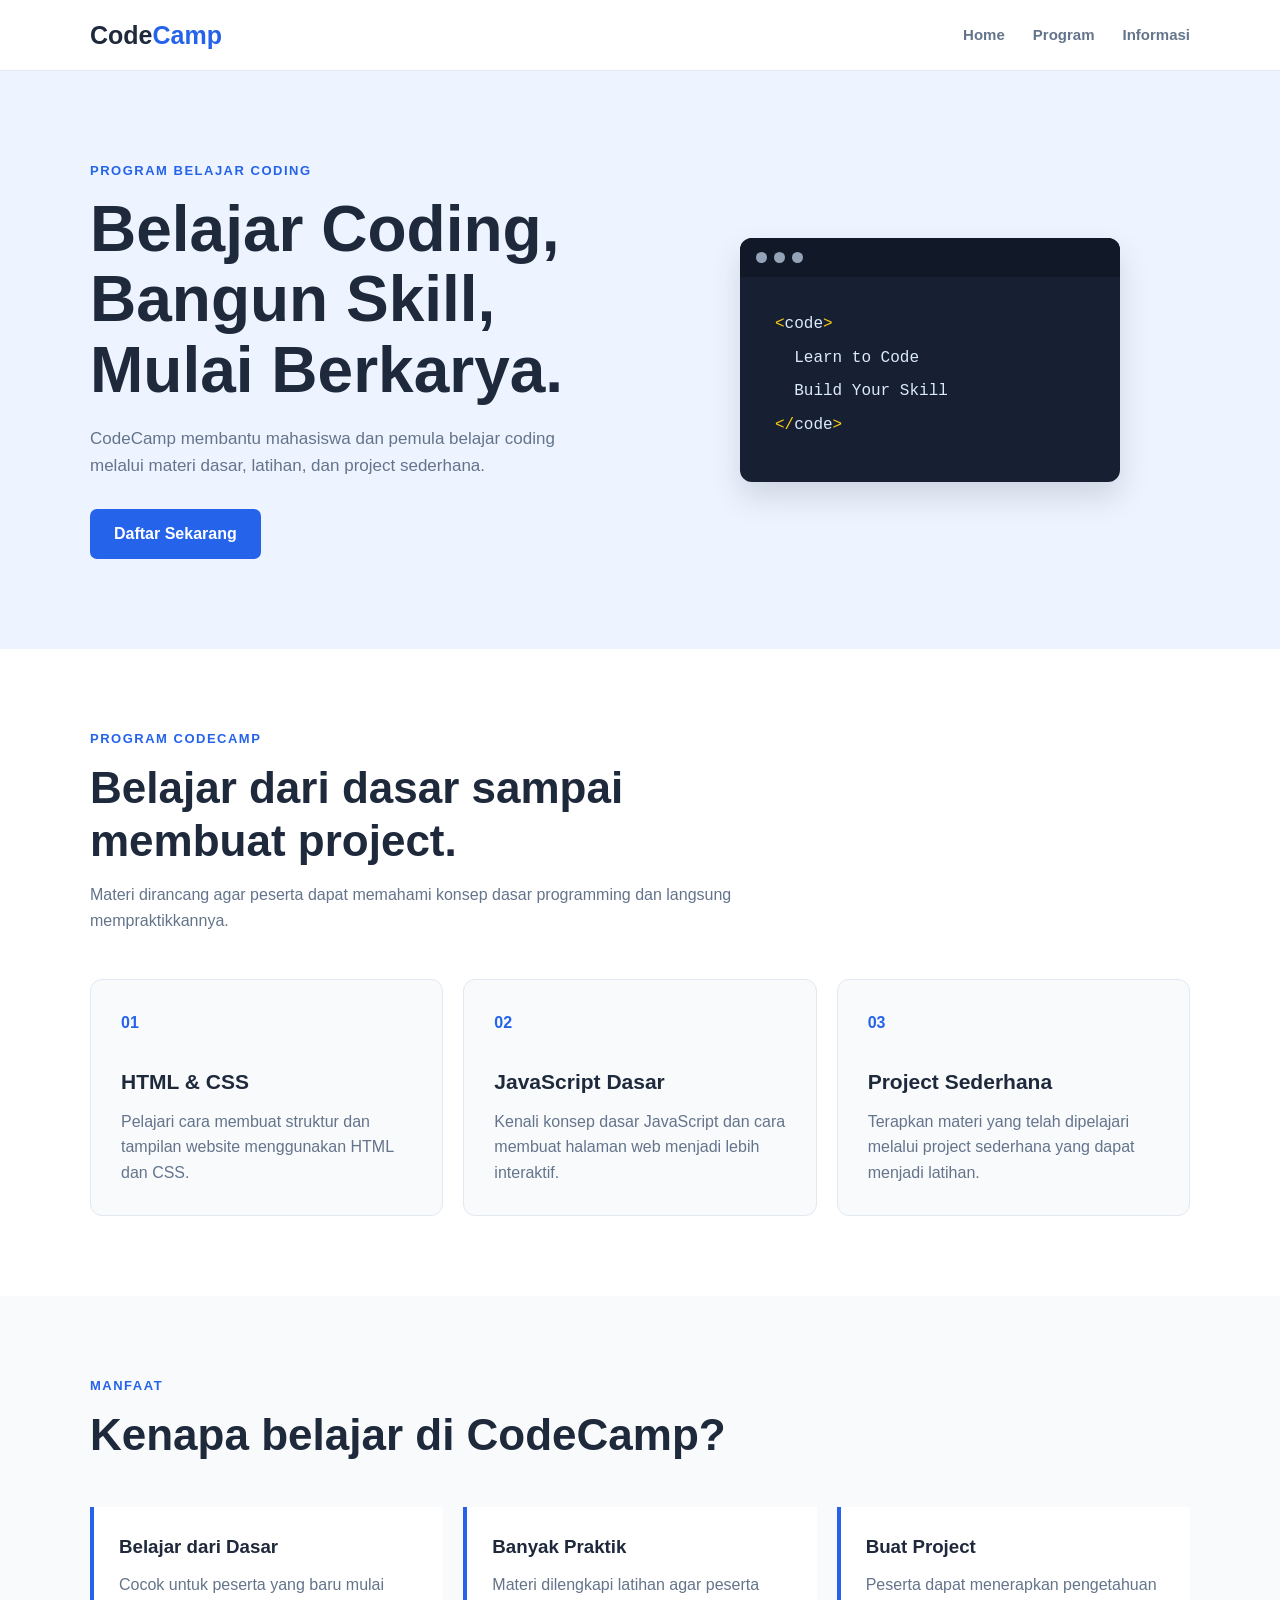
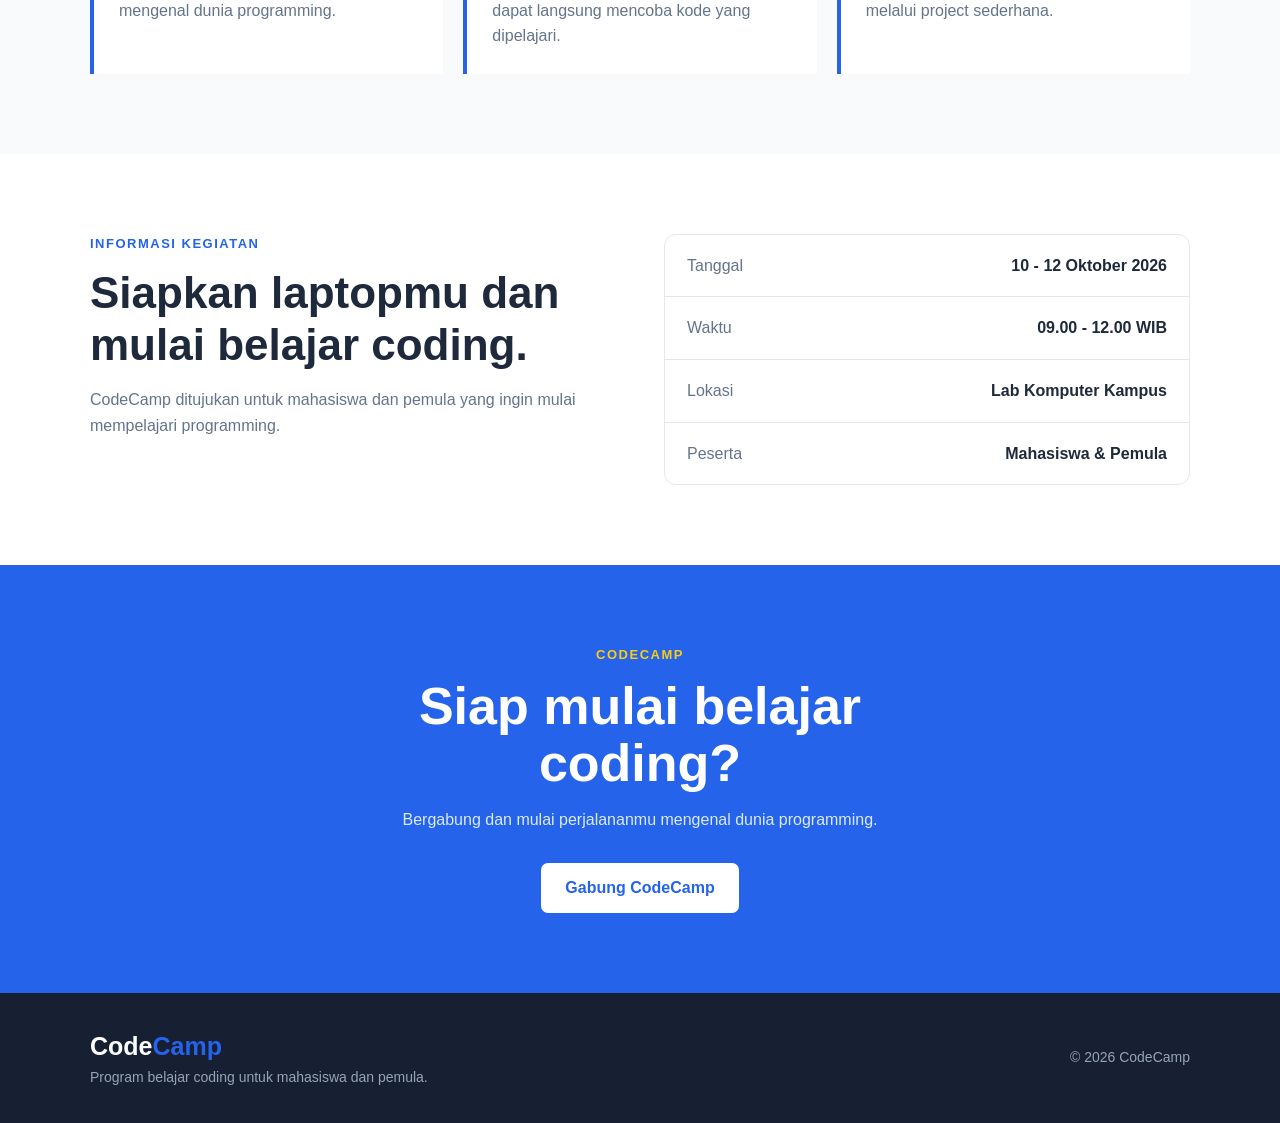
<file: Modul 1_ HTML+CSS/Mini Projek/index.html>
<!DOCTYPE html>
<html lang="id">
<head>
    <meta charset="UTF-8">
    <meta name="viewport" content="width=device-width, initial-scale=1.0">
    <meta name="description" content="CodeCamp adalah program belajar coding untuk mahasiswa dan pemula.">
    <title>CodeCamp - Belajar Coding Bersama</title>
    <link rel="stylesheet" href="css/style.css">
</head>

<body>

<header class="site-header">
    <div class="container nav-container">
        <a href="#home" class="logo">Code<span>Camp</span></a>
        <nav>
            <ul class="nav-list">
                <li><a href="#home">Home</a></li>
                <li><a href="#program">Program</a></li>
                <li><a href="#informasi">Informasi</a></li>
            </ul>
        </nav>
    </div>
</header>

<main>

<section id="home" class="hero">
    <div class="container hero-content">
        <div class="hero-text">
            <p class="eyebrow">PROGRAM BELAJAR CODING</p>
            <h1>Belajar Coding, Bangun Skill, Mulai Berkarya.</h1>
            <p class="hero-description">
                CodeCamp membantu mahasiswa dan pemula belajar coding
                melalui materi dasar, latihan, dan project sederhana.
            </p>
            <a href="#daftar" class="btn">Daftar Sekarang</a>
        </div>

        <div class="hero-box">
            <div class="code-window">
                <div class="code-header">
                    <span></span>
                    <span></span>
                    <span></span>
                </div>
                <div class="code-content">
                    <p><span>&lt;</span>code<span>&gt;</span></p>
                    <p>&nbsp;&nbsp;Learn to Code</p>
                    <p>&nbsp;&nbsp;Build Your Skill</p>
                    <p><span>&lt;/</span>code<span>&gt;</span></p>
                </div>
            </div>
        </div>
    </div>
</section>

<section id="program" class="section program">
    <div class="container">
        <div class="section-heading">
            <p class="eyebrow">PROGRAM CODECAMP</p>
            <h2>Belajar dari dasar sampai membuat project.</h2>
            <p>
                Materi dirancang agar peserta dapat memahami konsep
                dasar programming dan langsung mempraktikkannya.
            </p>
        </div>

        <div class="program-list">
            <article class="program-card">
                <span class="card-number">01</span>
                <h3>HTML & CSS</h3>
                <p>
                    Pelajari cara membuat struktur dan tampilan
                    website menggunakan HTML dan CSS.
                </p>
            </article>

            <article class="program-card">
                <span class="card-number">02</span>
                <h3>JavaScript Dasar</h3>
                <p>
                    Kenali konsep dasar JavaScript dan cara membuat
                    halaman web menjadi lebih interaktif.
                </p>
            </article>

            <article class="program-card">
                <span class="card-number">03</span>
                <h3>Project Sederhana</h3>
                <p>
                    Terapkan materi yang telah dipelajari melalui
                    project sederhana yang dapat menjadi latihan.
                </p>
            </article>
        </div>
    </div>
</section>

<section class="section benefits">
    <div class="container">
        <div class="section-heading">
            <p class="eyebrow">MANFAAT</p>
            <h2>Kenapa belajar di CodeCamp?</h2>
        </div>

        <div class="benefit-list">
            <div class="benefit-item">
                <h3>Belajar dari Dasar</h3>
                <p>
                    Cocok untuk peserta yang baru mulai mengenal
                    dunia programming.
                </p>
            </div>

            <div class="benefit-item">
                <h3>Banyak Praktik</h3>
                <p>
                    Materi dilengkapi latihan agar peserta dapat
                    langsung mencoba kode yang dipelajari.
                </p>
            </div>

            <div class="benefit-item">
                <h3>Buat Project</h3>
                <p>
                    Peserta dapat menerapkan pengetahuan melalui
                    project sederhana.
                </p>
            </div>
        </div>
    </div>
</section>

<section id="informasi" class="section information">
    <div class="container">
        <div class="information-wrapper">
            <div class="information-text">
                <p class="eyebrow">INFORMASI KEGIATAN</p>
                <h2>Siapkan laptopmu dan mulai belajar coding.</h2>
                <p>
                    CodeCamp ditujukan untuk mahasiswa dan pemula
                    yang ingin mulai mempelajari programming.
                </p>
            </div>

            <div class="event-details">
                <div class="detail-item">
                    <span>Tanggal</span>
                    <strong>10 - 12 Oktober 2026</strong>
                </div>

                <div class="detail-item">
                    <span>Waktu</span>
                    <strong>09.00 - 12.00 WIB</strong>
                </div>

                <div class="detail-item">
                    <span>Lokasi</span>
                    <strong>Lab Komputer Kampus</strong>
                </div>

                <div class="detail-item">
                    <span>Peserta</span>
                    <strong>Mahasiswa & Pemula</strong>
                </div>
            </div>
        </div>
    </div>
</section>

<section id="daftar" class="section cta">
    <div class="container">
        <div class="cta-content">
            <p class="eyebrow">CODECAMP</p>
            <h2>Siap mulai belajar coding?</h2>
            <p>
                Bergabung dan mulai perjalananmu mengenal dunia programming.
            </p>
            <a href="#home" class="btn btn-light">Gabung CodeCamp</a>
        </div>
    </div>
</section>

</main>

<footer class="site-footer">
    <div class="container footer-content">
        <div>
            <a href="#home" class="logo">Code<span>Camp</span></a>
            <p>Program belajar coding untuk mahasiswa dan pemula.</p>
        </div>
        <p>© 2026 CodeCamp</p>
    </div>
</footer>

</body>
</html>
</file>
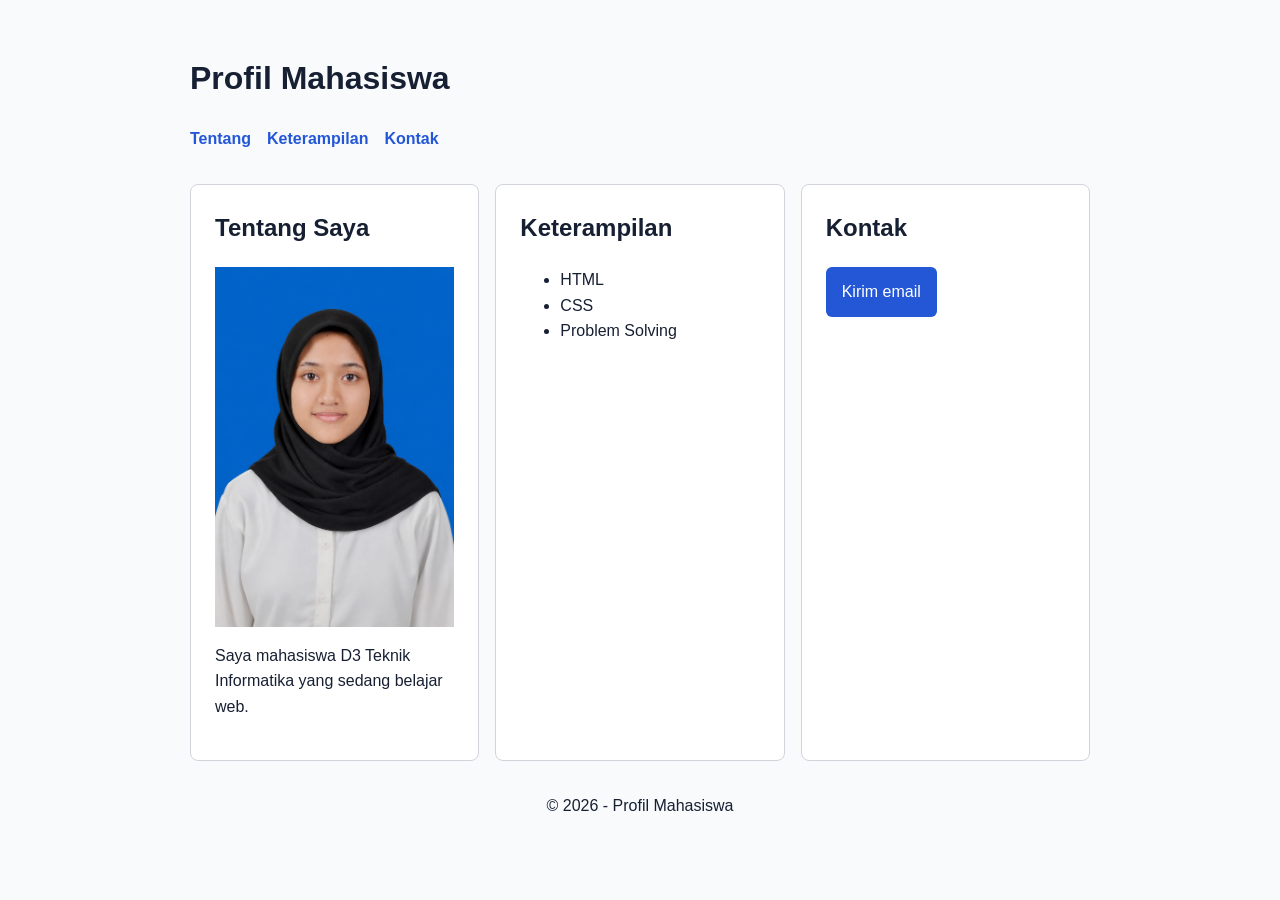
<file: Modul 1_ HTML+CSS/Tugas Praktikum/index.html>
<!doctype html>
<html lang="id">

<head>
    <meta charset="utf-8">
    <meta name="viewport" content="width=device-width, initial-scale=1">
    <title>Profil Mahasiswa</title>

    <link rel="stylesheet" href="css/style.css">
</head>

<body>

    <header>
        <div class="container">
            <h1>Profil Mahasiswa</h1>

            <nav>
                <a class="nav-link" href="#tentang">Tentang</a>
                <a class="nav-link" href="#keterampilan">Keterampilan</a>
                <a class="nav-link" href="#kontak">Kontak</a>
            </nav>
        </div>
    </header>

    <main class="container">

        <section id="tentang" class="card">
            <h2>Tentang Saya</h2>

            <img src="assets/profile.jpeg"
                 alt="Saya mahasiswa D3 Teknik Informatika yang sedang belajar web.">

            <p>
                Saya mahasiswa D3 Teknik Informatika yang sedang belajar web.
            </p>
        </section>

        <section id="keterampilan" class="card">
            <h2>Keterampilan</h2>

            <ul>
                <li>HTML</li>
                <li>CSS</li>
                <li>Problem Solving</li>
            </ul>
        </section>

        <section id="kontak" class="card">
            <h2>Kontak</h2>

            <a class="button" href="mailto:mahasiswa@example.com">
                Kirim email
            </a>
        </section>

    </main>

    <footer>
        <div class="container">
            <p>© 2026 - Profil Mahasiswa</p>
        </div>
    </footer>

</body>

</html>
</file>
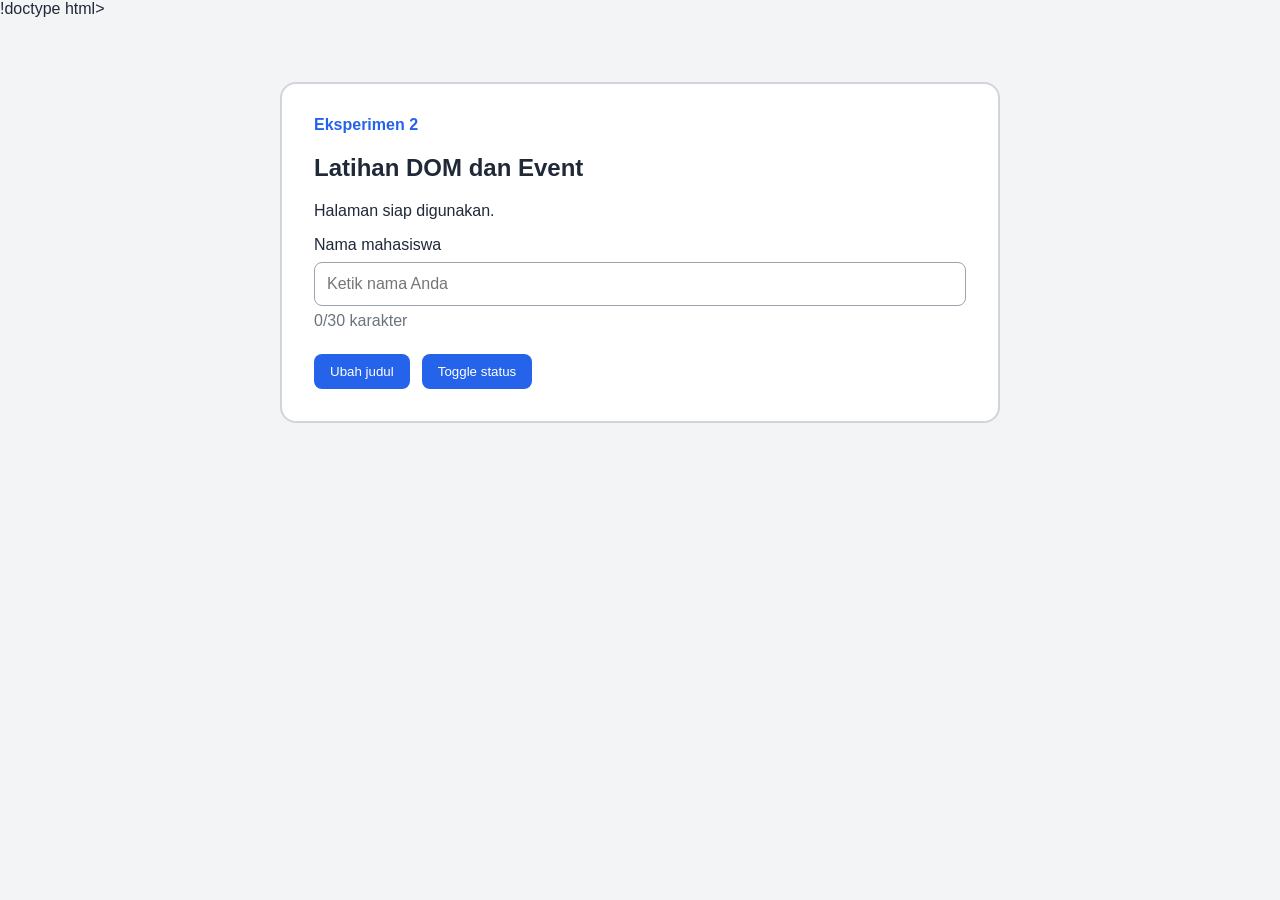
<file: Modul 2_Vanilla JavaScript/eksperimen-2-dom-event/index.html>
!doctype html> 
<html lang="id"> 
<head> 
  <meta charset="utf-8"> 
  <meta name="viewport" 
        content="width=device-width, initial-scale=1"> 
  <title>Eksperimen DOM dan Event</title> 
  <link rel="stylesheet" href="css/style.css"> 
</head> 
<body> 
  <main class="container"> 
    <section class="praktikum-card" 
             aria-labelledby="judul-utama"> 
      <p class="label">Eksperimen 2</p> 
      <h1 id="judul-utama">Latihan DOM dan Event</h1> 
  
      <p id="status" aria-live="polite"> 
        Halaman siap digunakan. 
      </p> 
  
      <label for="nama">Nama mahasiswa</label> 
      <input id="nama" name="nama" type="text" 
             maxlength="30" 
             placeholder="Ketik nama Anda"> 
      <p class="counter"> 
        <span id="jumlah-karakter">0</span>/30 karakter 
      </p> 
  
      <div class="actions"> 
        <button id="ubah-judul" type="button"> 
          Ubah judul 
        </button> 
        <button id="toggle-status" type="button" 
                aria-pressed="false"> 
          Toggle status 
        </button> 
      </div> 
    </section> 
  </main> 
  
  <script src="js/app.js" defer></script> 
</body> 
</html>
</file>
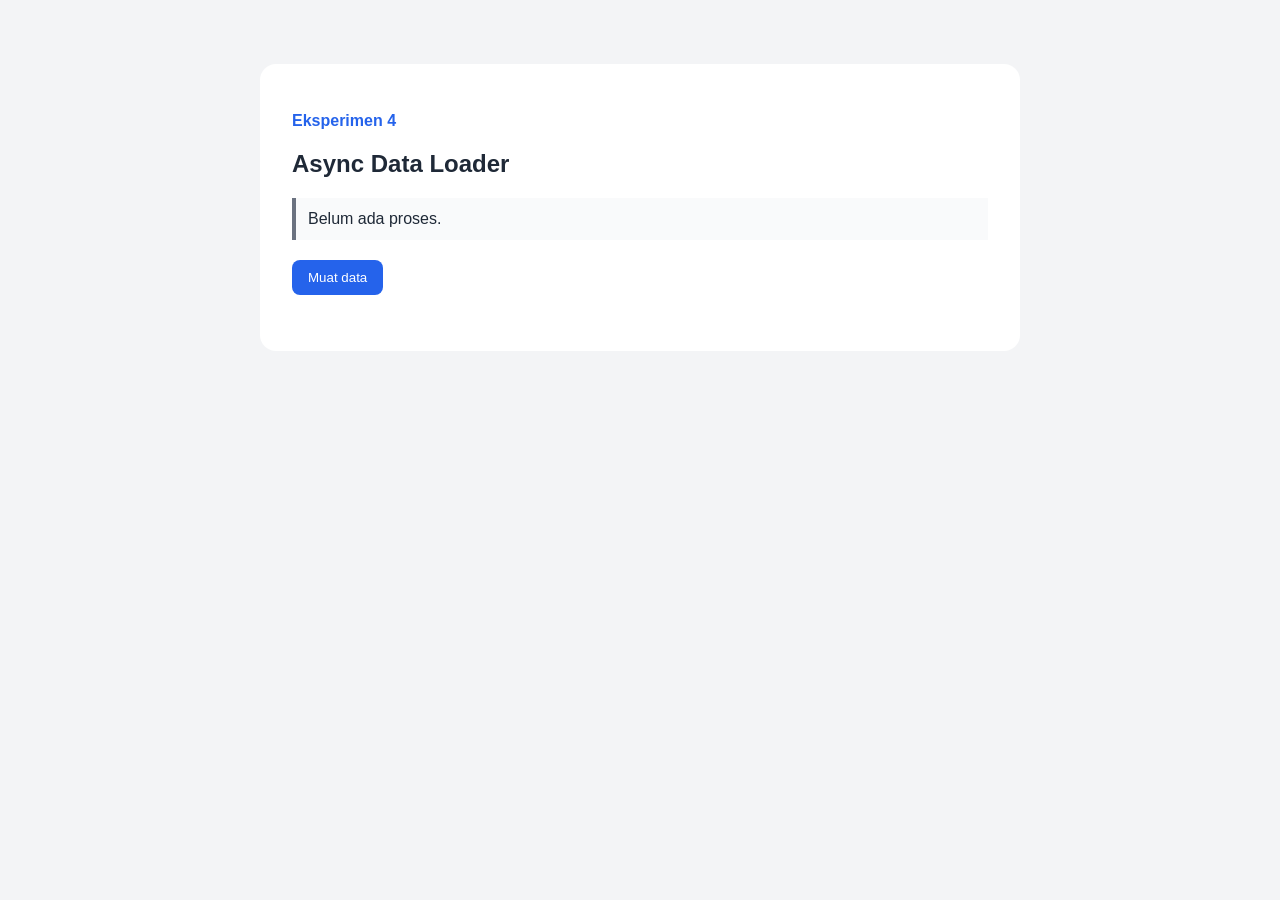
<file: Modul 2_Vanilla JavaScript/eksperimen-3-promise-fetch/index.html>
<!doctype html>
<html lang="id">

<head>
    <meta charset="utf-8">
    <meta name="viewport"
        content="width=device-width, initial-scale=1">

    <title>Eksperimen Asynchronous JavaScript</title>

    <link rel="stylesheet" href="css/style.css">
</head>

<body>

    <main class="container">

        <section class="praktikum-card"
            aria-labelledby="judul-utama">

            <p class="label">Eksperimen 4</p>

            <h1 id="judul-utama">
                Async Data Loader
            </h1>

            <p id="status"
                class="status"
                data-state="idle"
                role="status"
                aria-live="polite">
                Belum ada proses.
            </p>

            <button id="muat-data" type="button">
                Muat data
            </button>

            <section id="daftar-fitur"
                class="grid"
                aria-label="Daftar fitur">
            </section>

        </section>

    </main>

    <script src="js/app.js" defer></script>

</body>

</html>
</file>
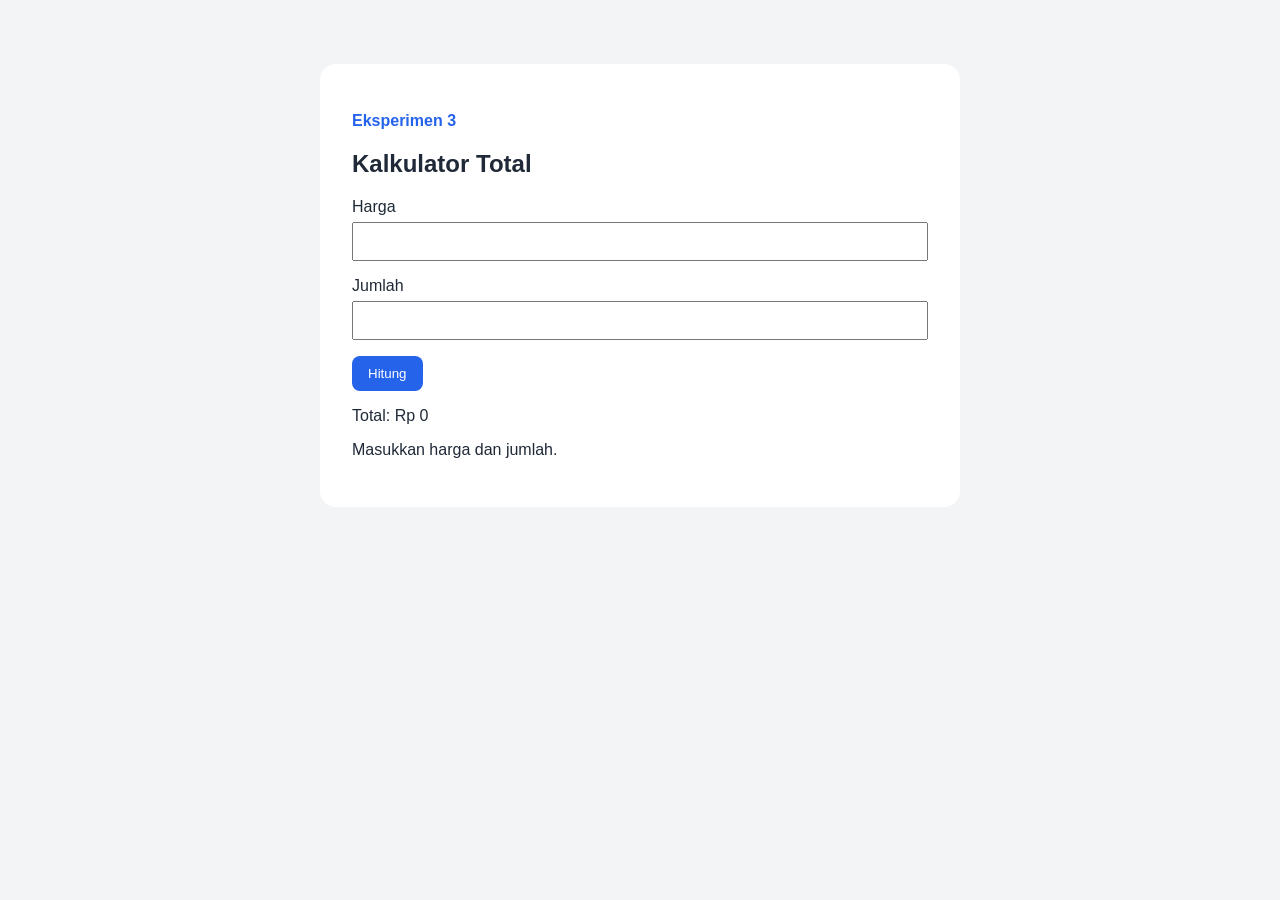
<file: Modul 2_Vanilla JavaScript/eksperimen-4-diagnosis-error-js/index.html>
<!doctype html>
<html lang="id">
<head>
  <meta charset="utf-8">
  <meta name="viewport" content="width=device-width, initial-scale=1">
  <title>Eksperimen Diagnosis Error</title>
  <link rel="stylesheet" href="css/style.css">
</head>
<body>
  <main class="container">
    <section class="praktikum-card" aria-labelledby="judul-utama">
      <p class="label">Eksperimen 3</p>
      <h1 id="judul-utama">Kalkulator Total</h1>
      <form id="form-hitung">
        <label for="harga">Harga</label>
        <input id="harga" name="harga" type="number" min="1" required>
        <label for="jumlah">Jumlah</label>
        <input id="jumlah" name="jumlah" type="number" min="1" required>
        <button id="hitung" type="submit">Hitung</button>
      </form>
      <p>Total: Rp <output id="hasil">0</output></p>
      <p id="pesan" role="status" aria-live="polite">
        Masukkan harga dan jumlah.
      </p>
    </section>
  </main>
  <script src="js/app.js" defer></script>
</body>
</html>
</file>
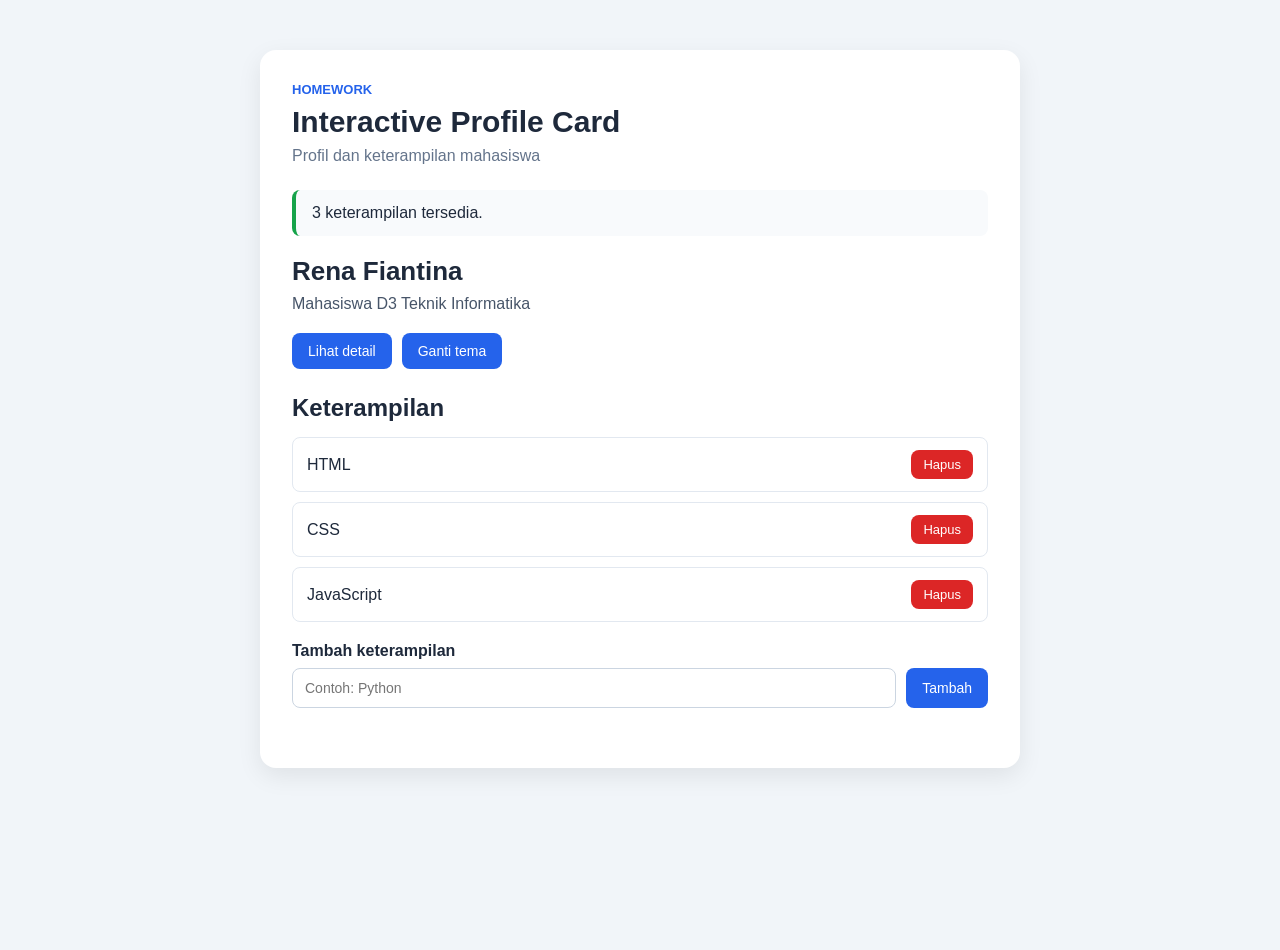
<file: Modul 2_Vanilla JavaScript/Homework/index.html>
<!DOCTYPE html>
<html lang="id">

<head>
    <meta charset="UTF-8">
    <meta name="viewport" content="width=device-width, initial-scale=1.0">
    <title>Interactive Profile Card</title>
    <link rel="stylesheet" href="css/style.css">
    <script src="js/app.js" defer></script>
</head>

<body>
    <main class="container">
        <section class="profile-card">
            <header class="profile-header">
                <p class="label">HOMEWORK</p>
                <h1>Interactive Profile Card</h1>
                <p class="subtitle">
                    Profil dan keterampilan mahasiswa
                </p>
            </header>

            <div id="status" class="status">
                Memuat data...
            </div>

            <section id="profile" class="profile">
            </section>

            <div class="actions">
                <button
                    id="btnDetail"
                    type="button"
                    aria-expanded="false"
                    hidden>
                    Lihat detail
                </button>

                <button
                    id="btnTema"
                    type="button"
                    hidden>
                    Ganti tema
                </button>
            </div>

            <div
                id="detail"
                class="detail"
                hidden>
            </div>

            <section id="skillSection" class="skill-section" hidden>
                <h2>Keterampilan</h2>
                <div id="skills">
                </div>

                <form id="skillForm">
                    <label for="skillInput">
                        Tambah keterampilan
                    </label>

                    <div class="form-row">
                        <input
                            type="text"
                            id="skillInput"
                            placeholder="Contoh: Python"
                            autocomplete="off">
                        <button type="submit">
                            Tambah
                        </button>
                    </div>

                    <p
                        id="formMessage"
                        class="form-message"
                        aria-live="polite"
                    ></p>
                </form>
            </section>

            <button
                id="btnRetry"
                class="retry-button"
                type="button"
                hidden>
                Coba Lagi
            </button>
        </section>
    </main>
</body>
</html>
</file>
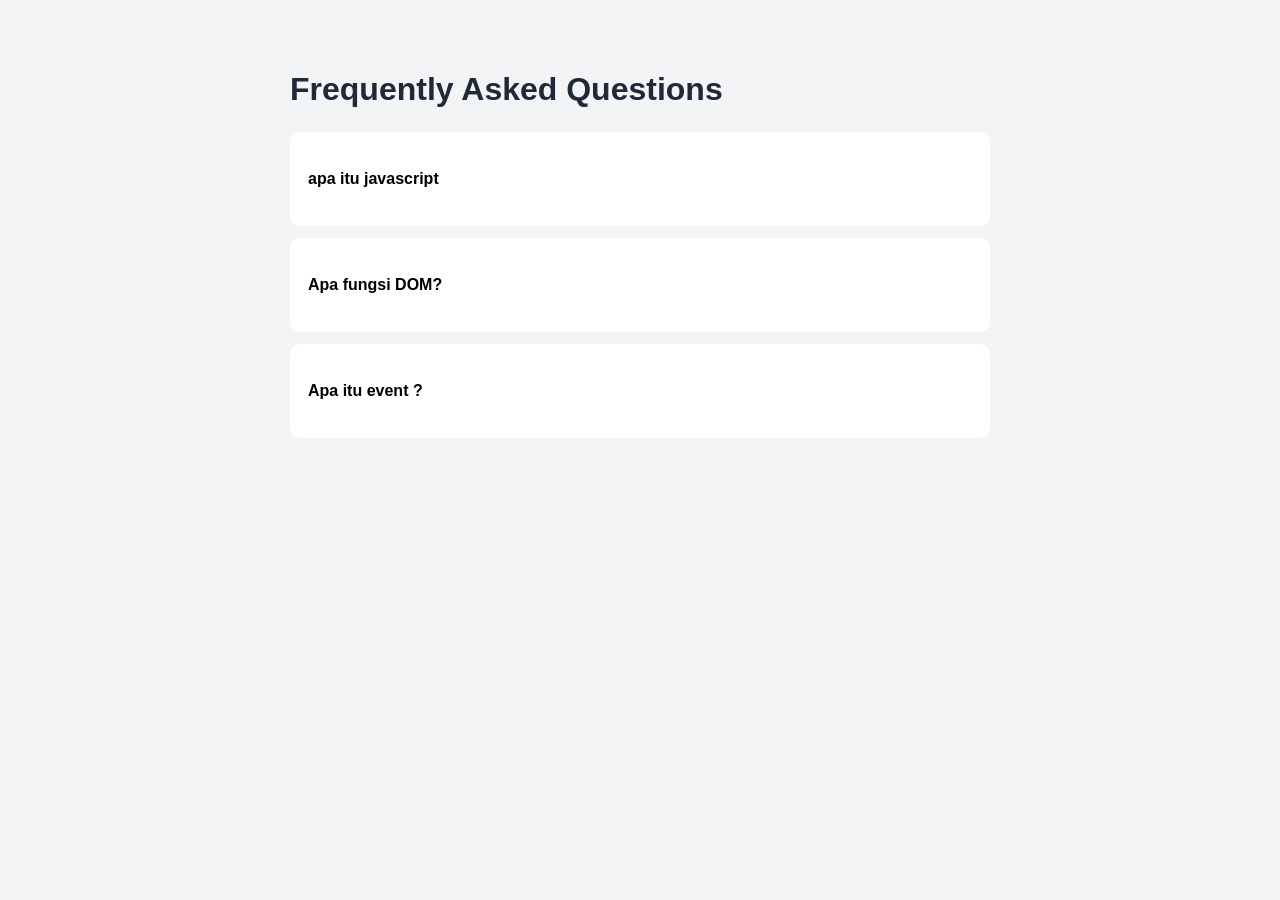
<file: Modul 2_Vanilla JavaScript/Independent Challenge 2. FAQ Accordion/index.html>
<!doctype html>
<html lang="id">

<head>
    <meta charset="utf-8">
    <meta name="viewport" content="width=device-width, initial-scale=1">
    <title>FAQ Accordion</title>
    <link rel="stylesheet" href="css/style.css">
</head>

<body>
    <main class="container">
        <h1>Frequently Asked Questions</h1>

        <section class="faq" aria-label="Pertanyaan yang sering ditanyakan">
            <article class="faq-item">
                <h2>
                    <button
                        class="faq-question"
                        type="button"
                        aria-expanded="false">
                        apa itu javascript 
                    </button>
                </h2>

                <div class="faq-answer">
                    <p>
                        JavaSript adalah bahasa pemrograman yang digunakan untuk membuat
                        halaman web menjadi interaktif.
                    </p>
                </div>
            </article>

            <article class="faq-item">
                <h2>
                    <button
                        class="faq-question"
                        type="button"
                        aria-expanded="false">
                        Apa fungsi DOM?
                    </button>
                </h2>

                <div class="faq-answer">
                    <p>
                        DOM adalah representasi dokumen HTML yang dapat 
                        dibaca dan diubah menggunakan JavaSript.
                    </p>
                </div>
            </article>

            <article class="faq-item">
                <h2>
                    <button 
                        class="faq-question"
                        type="button"
                        aria-expanded="false">
                        Apa itu event ?                    
                    </button>
                </h2>
                
                <div class="faq-answer">
                    <p>
                        Event adalah kejadian yan terjadi pada halaman web 
                        yang dapat ditangani oleh JavaSript, misalnya ketika user mengklik 
                        tombol.
                    </p>
                </div>
            </article>

        </section>
    </main>
    <script src="js/app.js" defer></script>
</body>
</html>
</file>
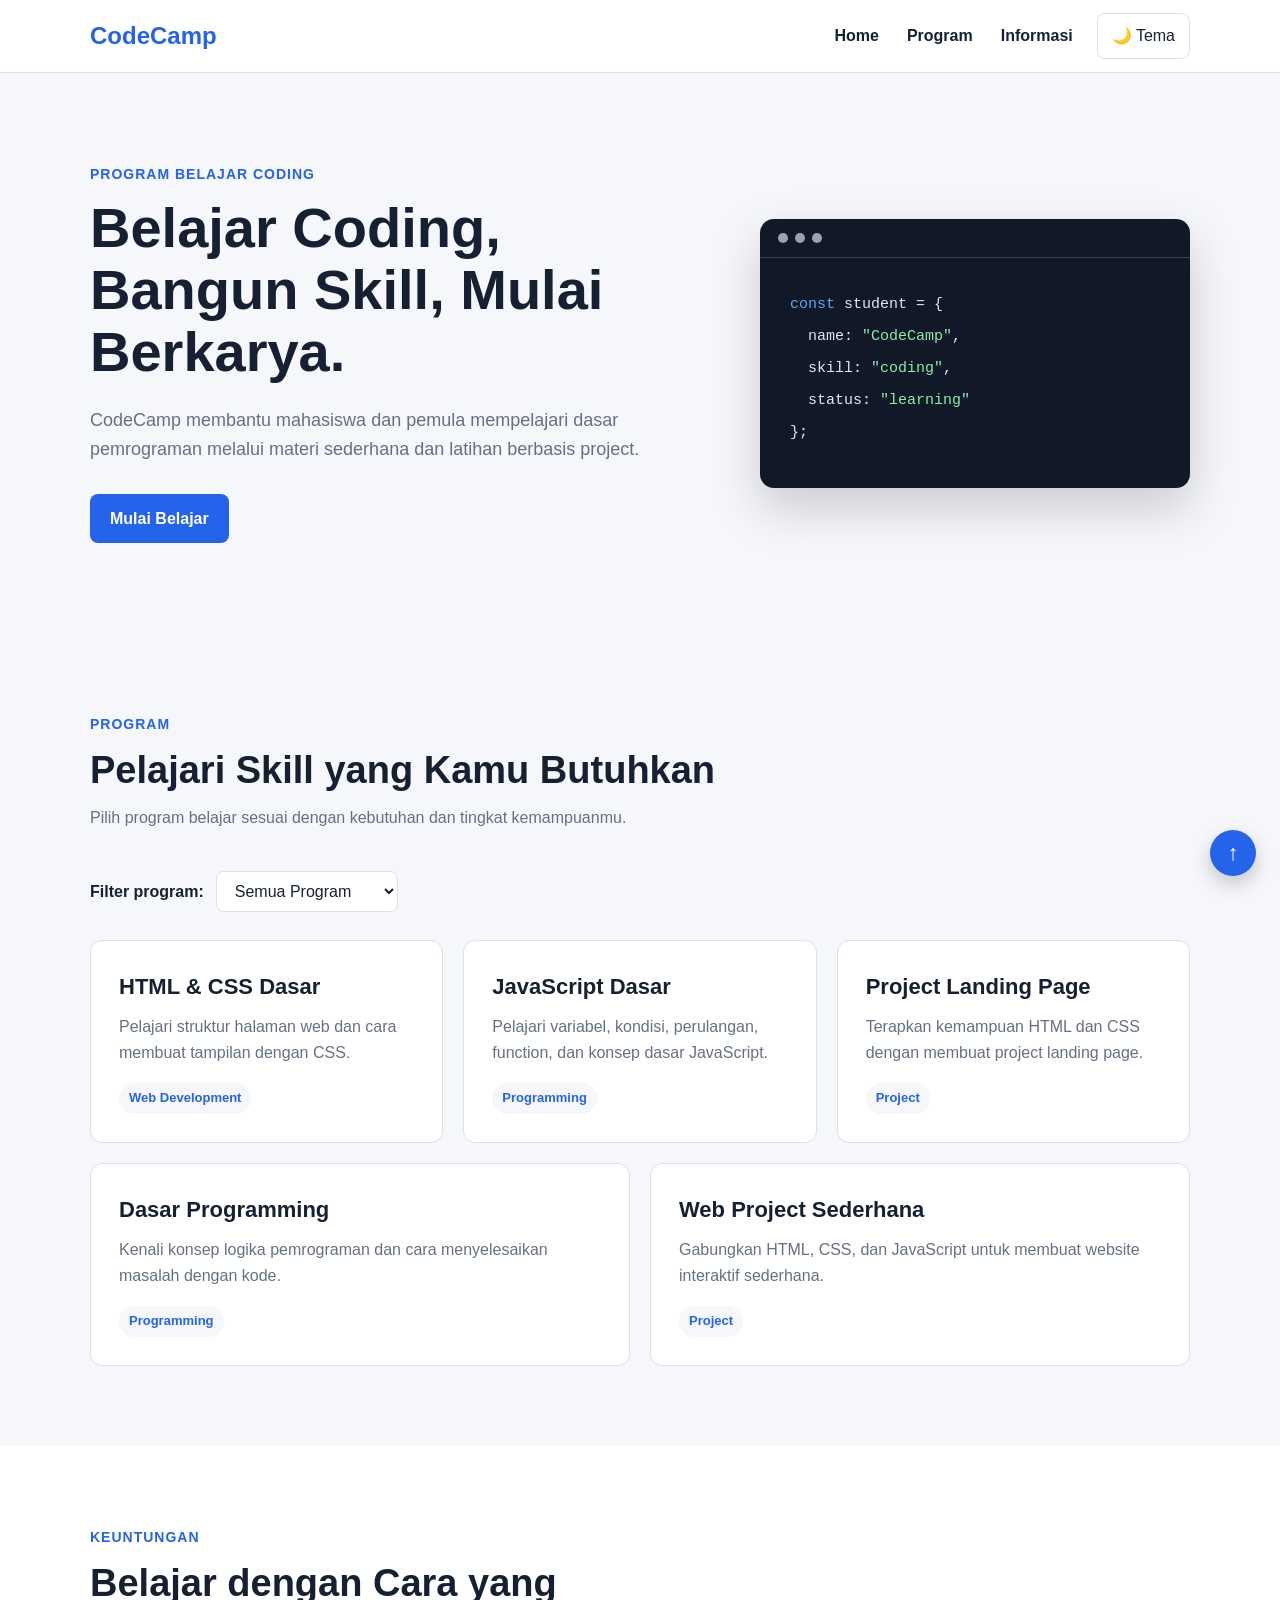
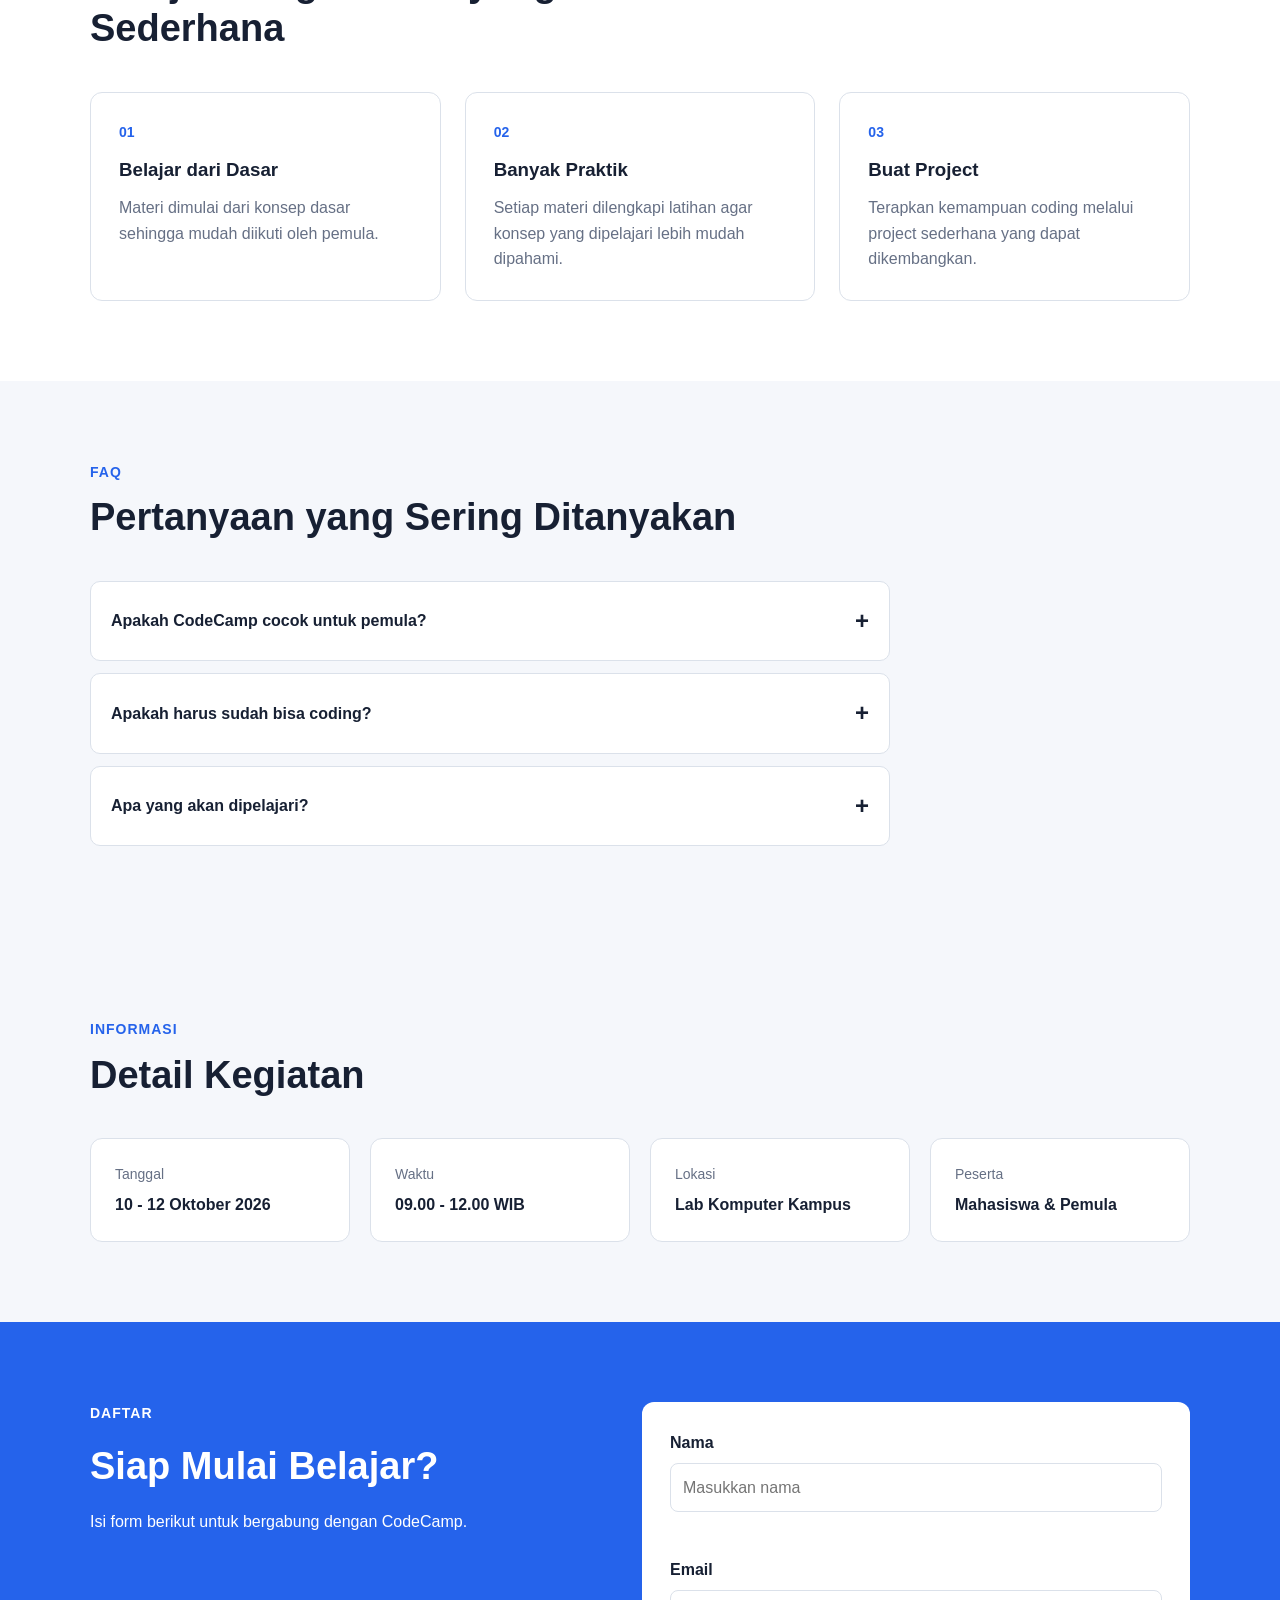
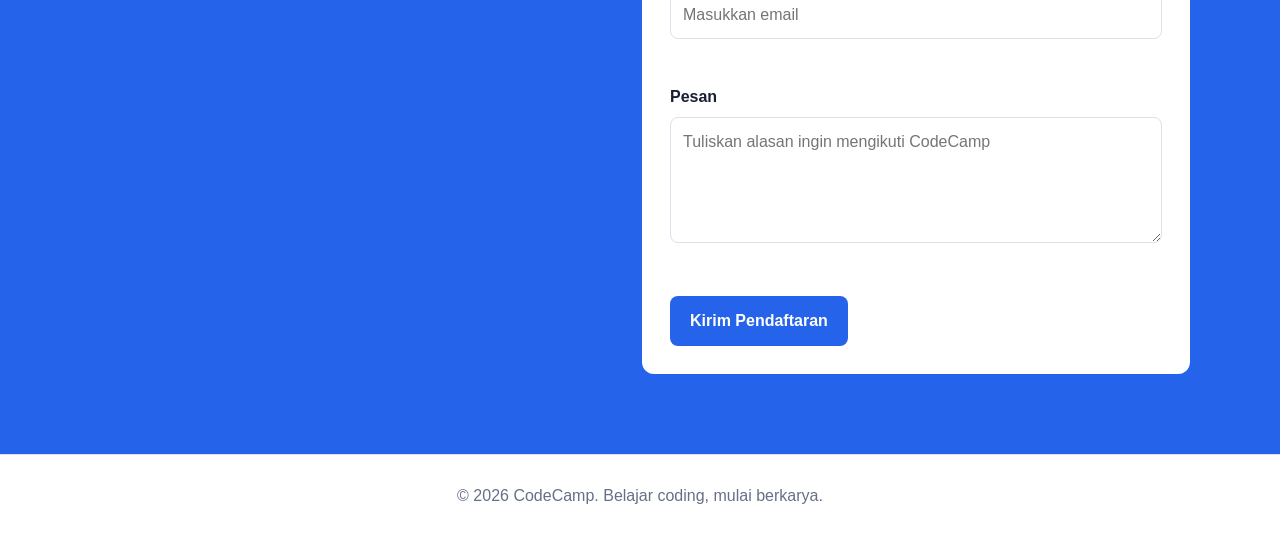
<file: Modul 2_Vanilla JavaScript/Mini Projek/index.html>
<!DOCTYPE html>
<html lang="id">

<head>
    <meta charset="UTF-8">
    <meta name="viewport" content="width=device-width, initial-scale=1.0">
    <meta name="description" content="CodeCamp adalah program belajar coding untuk mahasiswa dan pemula.">
    <title>CodeCamp - Belajar Coding</title>
    <link rel="stylesheet" href="css/style.css">
    <script src="js/app.js" defer></script>
</head>

<body>

    <header class="site-header">
        <div class="container nav-container">

            <a href="#home" class="logo">CodeCamp</a>

            <button class="menu-button" id="menu-button" type="button" aria-label="Buka menu"
                aria-expanded="false" aria-controls="main-nav">
                ☰
            </button>

            <nav id="main-nav" class="main-nav">
                <ul class="nav-list">
                    <li><a href="#home">Home</a></li>
                    <li><a href="#program">Program</a></li>
                    <li><a href="#informasi">Informasi</a></li>
                </ul>
            </nav>

            <button class="theme-button" id="theme-button" type="button">
                🌙 Tema
            </button>

        </div>
    </header>

    <main>

        <section class="hero" id="home">
            <div class="container hero-container">

                <div class="hero-content">
                    <p class="eyebrow">PROGRAM BELAJAR CODING</p>

                    <h1>Belajar Coding, Bangun Skill, Mulai Berkarya.</h1>

                    <p class="hero-description">
                        CodeCamp membantu mahasiswa dan pemula mempelajari dasar
                        pemrograman melalui materi sederhana dan latihan berbasis project.
                    </p>

                    <a href="#daftar" class="button">Mulai Belajar</a>
                </div>

                <div class="hero-visual">
                    <div class="code-window">
                        <div class="code-header">
                            <span></span>
                            <span></span>
                            <span></span>
                        </div>

                        <div class="code-content">
                            <p><span class="code-blue">const</span> student = {</p>
                            <p>&nbsp;&nbsp;name: <span class="code-green">"CodeCamp"</span>,</p>
                            <p>&nbsp;&nbsp;skill: <span class="code-green">"coding"</span>,</p>
                            <p>&nbsp;&nbsp;status: <span class="code-green">"learning"</span></p>
                            <p>};</p>
                        </div>
                    </div>
                </div>

            </div>
        </section>

        <section class="program-section" id="program">
            <div class="container">

                <div class="section-heading">
                    <p class="eyebrow">PROGRAM</p>
                    <h2>Pelajari Skill yang Kamu Butuhkan</h2>
                    <p>
                        Pilih program belajar sesuai dengan kebutuhan dan tingkat kemampuanmu.
                    </p>
                </div>

                <div class="filter-container">
                    <label for="program-filter">Filter program:</label>

                    <select id="program-filter">
                        <option value="semua">Semua Program</option>
                        <option value="web">Web Development</option>
                        <option value="programming">Programming</option>
                        <option value="project">Project</option>
                    </select>
                </div>

                <div class="program-list" id="program-list"></div>

                <p class="empty-message" id="program-empty" hidden>
                    Tidak ada program yang sesuai dengan kategori yang dipilih.
                </p>

            </div>
        </section>

        <section class="benefits-section">
            <div class="container">

                <div class="section-heading">
                    <p class="eyebrow">KEUNTUNGAN</p>
                    <h2>Belajar dengan Cara yang Sederhana</h2>
                </div>

                <div class="benefits-list">

                    <article class="benefit-item">
                        <span class="benefit-number">01</span>
                        <h3>Belajar dari Dasar</h3>
                        <p>
                            Materi dimulai dari konsep dasar sehingga mudah diikuti oleh pemula.
                        </p>
                    </article>

                    <article class="benefit-item">
                        <span class="benefit-number">02</span>
                        <h3>Banyak Praktik</h3>
                        <p>
                            Setiap materi dilengkapi latihan agar konsep yang dipelajari lebih mudah dipahami.
                        </p>
                    </article>

                    <article class="benefit-item">
                        <span class="benefit-number">03</span>
                        <h3>Buat Project</h3>
                        <p>
                            Terapkan kemampuan coding melalui project sederhana yang dapat dikembangkan.
                        </p>
                    </article>

                </div>

            </div>
        </section>

        <section class="faq-section">
            <div class="container">

                <div class="section-heading">
                    <p class="eyebrow">FAQ</p>
                    <h2>Pertanyaan yang Sering Ditanyakan</h2>
                </div>

                <div class="faq-list">

                    <article class="faq-item">
                        <button class="faq-question" type="button" aria-expanded="false">
                            Apakah CodeCamp cocok untuk pemula?
                            <span>+</span>
                        </button>

                        <div class="faq-answer" hidden>
                            <p>
                                Ya. Materi CodeCamp dimulai dari dasar sehingga dapat diikuti
                                oleh mahasiswa dan pemula yang baru belajar coding.
                            </p>
                        </div>
                    </article>

                    <article class="faq-item">
                        <button class="faq-question" type="button" aria-expanded="false">
                            Apakah harus sudah bisa coding?
                            <span>+</span>
                        </button>

                        <div class="faq-answer" hidden>
                            <p>
                                Tidak. Peserta dapat mulai dari konsep dasar dan mengikuti
                                latihan secara bertahap.
                            </p>
                        </div>
                    </article>

                    <article class="faq-item">
                        <button class="faq-question" type="button" aria-expanded="false">
                            Apa yang akan dipelajari?
                            <span>+</span>
                        </button>

                        <div class="faq-answer" hidden>
                            <p>
                                Peserta akan mempelajari dasar web development, programming,
                                dan pembuatan project sederhana.
                            </p>
                        </div>
                    </article>

                </div>

            </div>
        </section>

        <section class="information-section" id="informasi">
            <div class="container">

                <div class="section-heading">
                    <p class="eyebrow">INFORMASI</p>
                    <h2>Detail Kegiatan</h2>
                </div>

                <div class="information-list">

                    <div class="information-item">
                        <span>Tanggal</span>
                        <strong>10 - 12 Oktober 2026</strong>
                    </div>

                    <div class="information-item">
                        <span>Waktu</span>
                        <strong>09.00 - 12.00 WIB</strong>
                    </div>

                    <div class="information-item">
                        <span>Lokasi</span>
                        <strong>Lab Komputer Kampus</strong>
                    </div>

                    <div class="information-item">
                        <span>Peserta</span>
                        <strong>Mahasiswa & Pemula</strong>
                    </div>

                </div>

            </div>
        </section>

        <section class="contact-section" id="daftar">
            <div class="container contact-container">

                <div>
                    <p class="eyebrow">DAFTAR</p>
                    <h2>Siap Mulai Belajar?</h2>
                    <p>
                        Isi form berikut untuk bergabung dengan CodeCamp.
                    </p>
                </div>

                <form id="contact-form" class="contact-form" novalidate>

                    <div class="form-group">
                        <label for="name">Nama</label>
                        <input type="text" id="name" name="name" placeholder="Masukkan nama">
                        <p class="form-error" id="name-error"></p>
                    </div>

                    <div class="form-group">
                        <label for="email">Email</label>
                        <input type="email" id="email" name="email" placeholder="Masukkan email">
                        <p class="form-error" id="email-error"></p>
                    </div>

                    <div class="form-group">
                        <label for="message">Pesan</label>
                        <textarea id="message" name="message" rows="4"
                            placeholder="Tuliskan alasan ingin mengikuti CodeCamp"></textarea>
                        <p class="form-error" id="message-error"></p>
                    </div>

                    <button type="submit" class="button">Kirim Pendaftaran</button>

                    <p class="form-success" id="form-success" hidden>
                        Pendaftaran berhasil dikirim. Terima kasih sudah bergabung!
                    </p>

                </form>

            </div>
        </section>

    </main>

    <footer class="site-footer">
        <div class="container footer-container">
            <p>&copy; 2026 CodeCamp. Belajar coding, mulai berkarya.</p>
        </div>
    </footer>
    <button class="back-to-top" id="back-to-top" type="button" aria-label="Kembali ke atas">
        ↑
    </button>
</body>
</html>
</file>
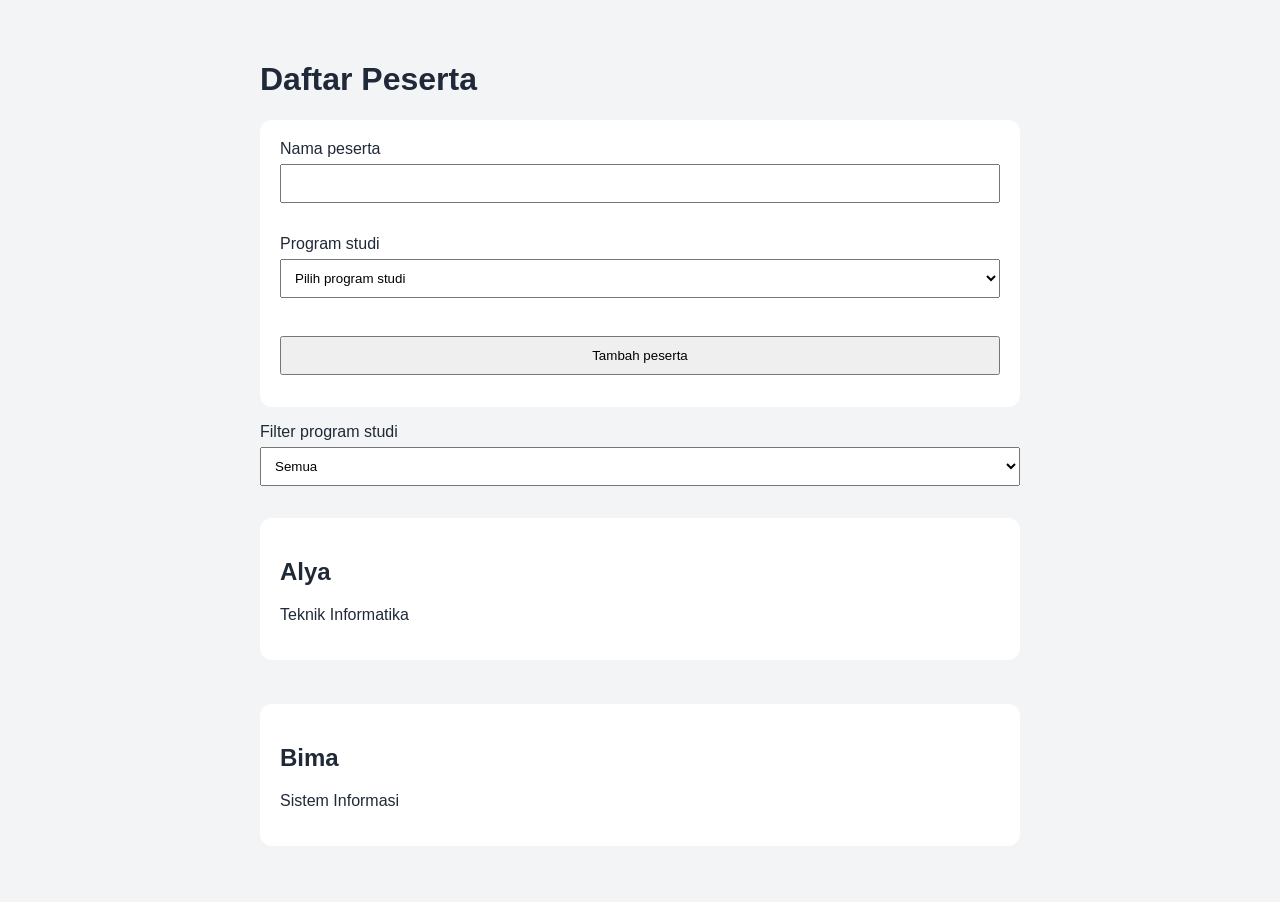
<file: Modul 2_Vanilla JavaScript/Tugas Praktikum/task-2-dom-form/index.html>
<!doctype html>
<html lang="id">
<head>
  <meta charset="utf-8">
  <meta name="viewport" content="width=device-width, initial-scale=1">
  <title>Task 2 DOM dan Form</title>
  <link rel="stylesheet" href="css/style.css">
</head>
<body>
  <main class="container">
    <h1>Daftar Peserta</h1>

    <form id="form-peserta" novalidate>
      <label for="nama">Nama peserta</label>
      <input
        id="nama"
        name="nama"
        autocomplete="name"
        aria-describedby="error-nama"
        required
      >
      <small id="error-nama" class="error"></small>

      <label for="prodi">Program studi</label>
      <select
        id="prodi"
        name="prodi"
        aria-describedby="error-prodi"
        required
      >
        <option value="">Pilih program studi</option>
        <option>Teknik Informatika</option>
        <option>Sistem Informasi</option>
      </select>

      <small id="error-prodi" class="error"></small>

      <button type="submit">Tambah peserta</button>
    </form>

    <label for="filter-prodi">Filter program studi</label>
    <select id="filter-prodi">
      <option value="semua">Semua</option>
      <option>Teknik Informatika</option>
      <option>Sistem Informasi</option>
      <option>Manajemen Informatika</option>
    </select>

    <p id="status" role="status" aria-live="polite"></p>

    <section
      id="daftar-peserta"
      class="grid"
      aria-label="Daftar peserta"
    ></section>
  </main>

  <script src="js/app.js" defer></script>
</body>
</html>
</file>
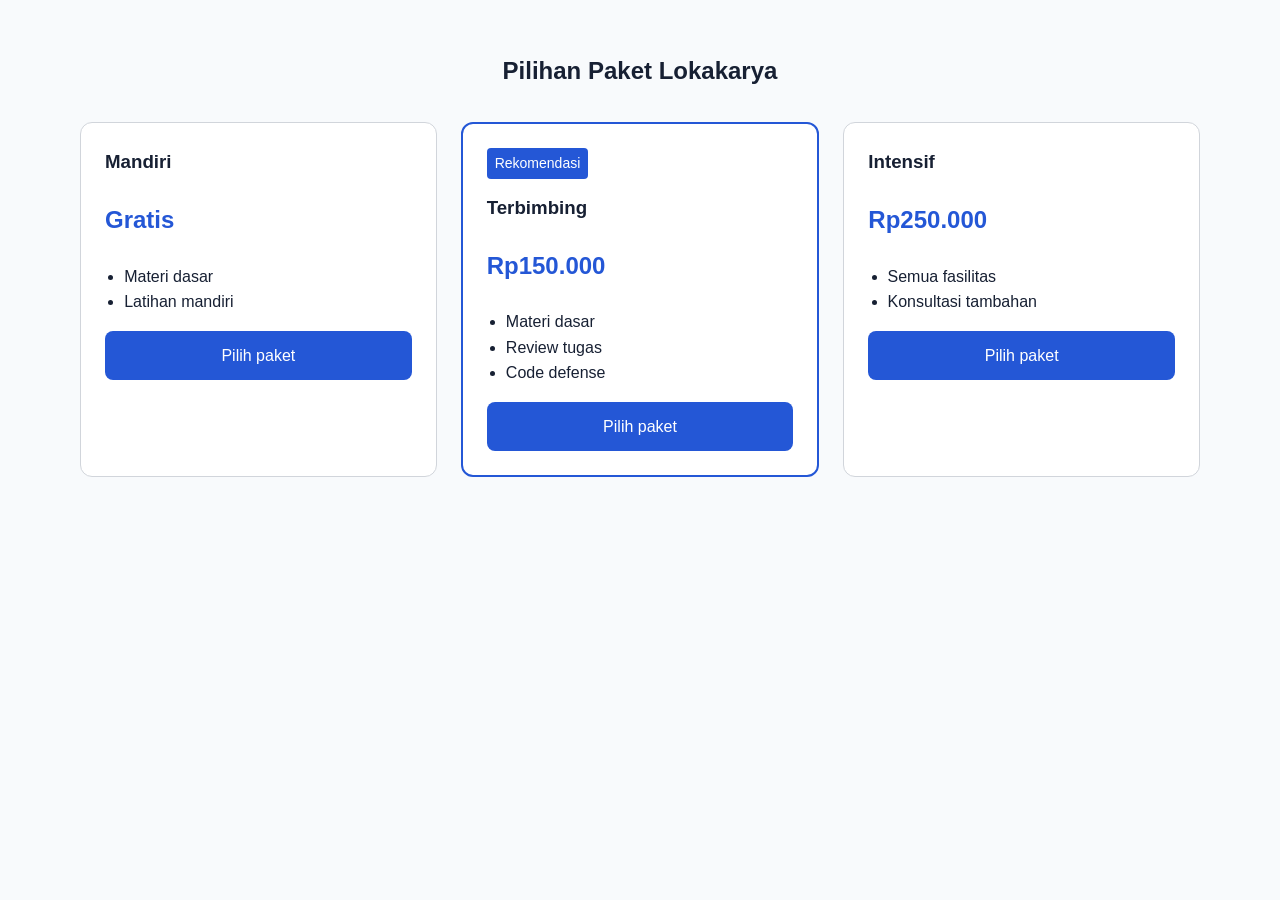
<file: Modul 1_ HTML+CSS/pricing-card/pricing.html>
<!doctype html>
<html lang="id">

<head>
    <meta charset="UTF-8">
    <meta name="viewport" content="width=device-width, initial-scale=1.0">
    <title>Pilihan Paket Lokakarya</title>
    <link rel="stylesheet" href="css/pricing.css">
</head>

<body>
    <main>
        <section class="pricing" aria-labelledby="pricing-title">
            <div class="container">
                <h2 id="pricing-title">Pilihan Paket Lokakarya</h2>

                <div class="pricing-list">
                    <article class="price-card">
                        <h3>Mandiri</h3>
                        <p class="price">Gratis</p>
                        <ul>
                            <li>Materi dasar</li>
                            <li>Latihan mandiri</li>
                        </ul>
                        <a class="button" href="#daftar">Pilih paket</a>
                    </article>

                    <article class="price-card price-card--featured">
                        <p class="badge">Rekomendasi</p>
                        <h3>Terbimbing</h3>
                        <p class="price">Rp150.000</p>
                        <ul>
                            <li>Materi dasar</li>
                            <li>Review tugas</li>
                            <li>Code defense</li>
                        </ul>
                        <a class="button" href="#daftar">Pilih paket</a>
                    </article>


                    <article class="price-card">
                        <h3>Intensif</h3>
                        <p class="price">Rp250.000</p>
                        <ul>
                            <li>Semua fasilitas</li>
                            <li>Konsultasi tambahan</li>
                        </ul>
                        <a class="button" href="#daftar">Pilih paket</a>
                    </article>
                </div>
            </div>
        </section>
    </main>

</body>
</html>
</file>
<file: Modul 1_ HTML+CSS/Mini Projek/css/style.css>
* {
    margin: 0;
    padding: 0;
    box-sizing: border-box;
}

:root {
    --primary: #2563eb;
    --primary-dark: #1d4ed8;
    --secondary: #facc15;
    --background: #f8fafc;
    --surface: #ffffff;
    --text: #1e293b;
    --text-light: #64748b;
    --border: #e2e8f0;
    --dark: #172033;
    --container-width: 1100px;
}

html {
    scroll-behavior: smooth;
}

body {
    font-family: Arial, Helvetica, sans-serif;
    background-color: var(--background);
    color: var(--text);
    line-height: 1.6;
}

a {
    color: inherit;
    text-decoration: none;
}

ul {
    list-style: none;
}

.container {
    width: min(100% - 40px, var(--container-width));
    margin-inline: auto;
}

.site-header {
    background-color: var(--surface);
    border-bottom: 1px solid var(--border);
    position: sticky;
    top: 0;
    z-index: 10;
}

.nav-container {
    min-height: 70px;
    display: flex;
    align-items: center;
    justify-content: space-between;
    gap: 20px;
}

.logo {
    font-size: 25px;
    font-weight: 700;
}

.logo span {
    color: var(--primary);
}

.nav-list {
    display: flex;
    gap: 28px;
}

.nav-list a {
    color: var(--text-light);
    font-size: 15px;
    font-weight: 600;
}

.nav-list a:hover {
    color: var(--primary);
}

a:focus-visible {
    outline: 3px solid var(--secondary);
    outline-offset: 4px;
    border-radius: 4px;
}

.hero {
    padding: 90px 0;
    background-color: #eef4ff;
}

.hero-content {
    display: flex;
    align-items: center;
    justify-content: space-between;
    gap: 60px;
}

.hero-text {
    flex: 1;
    max-width: 600px;
}

.eyebrow {
    margin-bottom: 12px;
    color: var(--primary);
    font-size: 13px;
    font-weight: 700;
    letter-spacing: 1.5px;
}

.hero h1 {
    margin-bottom: 20px;
    font-size: clamp(40px, 6vw, 64px);
    line-height: 1.1;
}

.hero-description {
    max-width: 550px;
    margin-bottom: 30px;
    color: var(--text-light);
    font-size: 17px;
}

.btn {
    display: inline-block;
    padding: 12px 24px;
    border-radius: 7px;
    background-color: var(--primary);
    color: white;
    font-weight: 700;
}

.btn:hover {
    background-color: var(--primary-dark);
}

.hero-box {
    flex: 1;
    display: flex;
    justify-content: center;
}

.code-window {
    width: 380px;
    background-color: var(--dark);
    border-radius: 12px;
    overflow: hidden;
    box-shadow: 0 15px 30px rgba(30, 41, 59, 0.15);
}

.code-header {
    display: flex;
    gap: 7px;
    padding: 14px 16px;
    background-color: #111827;
}

.code-header span {
    width: 11px;
    height: 11px;
    border-radius: 50%;
    background-color: #94a3b8;
}

.code-content {
    padding: 35px;
    color: #dbeafe;
    font-family: "Courier New", monospace;
    font-size: 16px;
}

.code-content p {
    margin-bottom: 8px;
}

.code-content span {
    color: var(--secondary);
}

.section {
    padding: 80px 0;
}

.program {
    background-color: white;
}

.section-heading {
    max-width: 650px;
    margin-bottom: 45px;
}

.section-heading h2 {
    margin-bottom: 15px;
    font-size: clamp(30px, 4vw, 44px);
    line-height: 1.2;
}

.section-heading > p:last-child {
    color: var(--text-light);
}

.program-list {
    display: flex;
    flex-wrap: wrap;
    gap: 20px;
}

.program-card {
    flex: 1 1 280px;
    padding: 30px;
    border: 1px solid var(--border);
    border-radius: 12px;
    background-color: var(--background);
}

.card-number {
    display: block;
    margin-bottom: 30px;
    color: var(--primary);
    font-weight: 700;
}

.program-card h3 {
    margin-bottom: 10px;
    font-size: 21px;
}

.program-card p {
    color: var(--text-light);
}

.benefits {
    background-color: var(--background);
}

.benefit-list {
    display: flex;
    flex-wrap: wrap;
    gap: 20px;
}

.benefit-item {
    flex: 1 1 280px;
    padding: 25px;
    background-color: white;
    border-left: 4px solid var(--primary);
}

.benefit-item h3 {
    margin-bottom: 10px;
}

.benefit-item p {
    color: var(--text-light);
}

.information {
    background-color: white;
}

.information-wrapper {
    display: flex;
    align-items: flex-start;
    gap: 50px;
}

.information-text {
    flex: 1;
}

.information-text h2 {
    margin-bottom: 15px;
    font-size: clamp(30px, 4vw, 44px);
    line-height: 1.2;
}

.information-text > p:last-child {
    color: var(--text-light);
}

.event-details {
    flex: 1;
    border: 1px solid var(--border);
    border-radius: 12px;
    overflow: hidden;
}

.detail-item {
    display: flex;
    justify-content: space-between;
    gap: 20px;
    padding: 18px 22px;
    border-bottom: 1px solid var(--border);
}

.detail-item:last-child {
    border-bottom: none;
}

.detail-item span {
    color: var(--text-light);
}

.detail-item strong {
    text-align: right;
}

.cta {
    background-color: var(--primary);
    color: white;
    text-align: center;
}

.cta-content {
    max-width: 650px;
    margin-inline: auto;
}

.cta .eyebrow {
    color: var(--secondary);
}

.cta h2 {
    margin-bottom: 15px;
    font-size: clamp(35px, 5vw, 52px);
    line-height: 1.1;
}

.cta p:not(.eyebrow) {
    margin-bottom: 30px;
    color: #dbeafe;
}

.btn-light {
    background-color: white;
    color: var(--primary);
}

.btn-light:hover {
    background-color: #eaf1ff;
}

.site-footer {
    background-color: var(--dark);
    color: white;
}

.footer-content {
    min-height: 130px;
    display: flex;
    align-items: center;
    justify-content: space-between;
    gap: 20px;
}

.site-footer p {
    color: #94a3b8;
    font-size: 14px;
}

@media (max-width: 800px) {
    .hero {
        padding: 70px 0;
    }

    .hero-content {
        flex-direction: column;
        text-align: center;
    }

    .hero-text {
        max-width: 700px;
    }

    .hero-description {
        margin-inline: auto;
    }

    .information-wrapper {
        flex-direction: column;
    }

    .information-text,
    .event-details {
        width: 100%;
    }

    .footer-content {
        flex-direction: column;
        justify-content: center;
        padding: 30px 0;
        text-align: center;
    }
}

@media (max-width: 600px) {
    .container {
        width: min(100% - 28px, var(--container-width));
    }

    .nav-list {
        gap: 15px;
    }

    .nav-list a {
        font-size: 13px;
    }

    .hero {
        padding: 60px 0;
    }

    .hero h1 {
        font-size: 42px;
    }

    .code-window {
        width: 100%;
        max-width: 350px;
    }

    .section {
        padding: 60px 0;
    }

    .detail-item {
        flex-direction: column;
        gap: 5px;
    }

    .detail-item strong {
        text-align: left;
    }

    .btn {
        width: 100%;
        text-align: center;
    }
}

@media (max-width: 360px) {
    .container {
        width: min(100% - 20px, var(--container-width));
    }
    .nav-list {
        gap: 8px;
    }
    .nav-list a {
        font-size: 12px;
    }
    .hero h1 {
        font-size: 36px;
    }
    .code-content {
        padding: 25px 20px;
        font-size: 14px;
    }
}
</file>
<file: Modul 1_ HTML+CSS/Tugas Praktikum/css/style.css>
:root {
    --color-primary: #2457d6;
    --color-primary-dark: #193ca0;
    --color-background: #f8fafc;
    --color-card: #ffffff;
    --color-text: #172033;
}

*,
*::before,
*::after {
    box-sizing: border-box;
}

body {
    margin: 0;
    font-family: Arial, sans-serif;
    line-height: 1.6;
    color: var(--color-text);
    background-color: var(--color-background);
}

.container {
    width: min(100% - 2rem, 900px);
    margin-inline: auto;
}

header {
    padding: 2rem 0;
}

nav {
    display: flex;
    gap: 1rem;
}

.nav-link {
    color: var(--color-primary);
    text-decoration: none;
    font-weight: bold;
}

.nav-link:hover {
    text-decoration: underline;
}

.card {
    background-color: var(--color-card);
    padding: 1.5rem;
    margin-bottom: 1rem;
    border: 1px solid #d1d5db;
    border-radius: 8px;
}

.card h2 {
    margin-top: 0;
}

.card img {
    max-width: 100%;
    height: auto;
    display: block;
}

.button {
    display: inline-block;
    padding: 0.75rem 1rem;
    color: white;
    background-color: var(--color-primary);
    text-decoration: none;
    border-radius: 6px;
}

.button:hover {
    background-color: var(--color-primary-dark);
}

.button:focus-visible {
    outline: 3px solid #f4b000;
    outline-offset: 3px;
}

footer {
    padding: 1rem 0;
    text-align: center;
}

main.container {
    display: flex;
    flex-direction: column;
    gap: 1rem;
}

nav {
    display: flex;
    flex-wrap: wrap;
    gap: 1rem;
}

@media (min-width: 768px) {
    main.container {
        flex-direction: row;
        flex-wrap: wrap;
    }

    main.container .card {
        flex: 1 1 0;
        margin-bottom: 0;
    }
}
</file>
<file: Modul 2_Vanilla JavaScript/eksperimen-2-dom-event/css/style.css>
* { 
  box-sizing: border-box; 
} 
  
body { 
  margin: 0; 
  min-height: 100vh; 
  font-family: Arial, sans-serif; 
  color: #1f2937; 
  background: #f3f4f6; 
  transition: background 200ms, color 200ms; 
} 
  
.container { 
  width: min(90%, 720px); 
  margin-inline: auto; 
  padding-block: 64px; 
} 
  
.praktikum-card { 
  padding: 32px; 
  border: 2px solid #d1d5db; 
  border-radius: 16px; 
  background: #ffffff; 
} 
  
.label { 
  margin: 0 0 8px; 
  font-weight: 700; 
  color: #2563eb; 
} 
  
label, 
input { 
  display: block; 
  width: 100%; 
} 
  
input { 
  margin-top: 8px; 
  padding: 12px; 
  border: 1px solid #9ca3af; 
  border-radius: 8px; 
  font: inherit; 
} 
  
.counter { 
  margin-top: 6px; 
  color: #6b7280; 
} 



.actions { 
  display: flex; 
  flex-wrap: wrap; 
  gap: 12px; 
  margin-top: 24px; 
} 
  
button { 
  padding: 10px 16px; 
  border: 0; 
  border-radius: 8px; 
  color: #ffffff; 
  background: #2563eb; 
  cursor: pointer; 
} 
  
button:focus-visible { 
  outline: 3px solid #f59e0b; 
  outline-offset: 3px; 
} 
  
body.is-active { 
  color: #f9fafb; 
  background: #111827; 
} 
  
body.is-active .praktikum-card { 
  border-color: #60a5fa; 
  background: #1f2937; 
} 
  
body.is-active .counter { 
  color: #d1d5db; 
}
</file>
<file: Modul 2_Vanilla JavaScript/eksperimen-3-promise-fetch/css/style.css>
* {
    box-sizing: border-box;
}

body {
    margin: 0;
    font-family: Arial, sans-serif;
    color: #1f2937;
    background: #f3f4f6;
}

.container {
    width: min(90%, 760px);
    margin-inline: auto;
    padding-block: 64px;
}

.praktikum-card {
    padding: 32px;
    border-radius: 16px;
    background: #ffffff;
}

.label {
    font-weight: 700;
    color: #2563eb;
}

button {
    padding: 10px 16px;
    border: 0;
    border-radius: 8px;
    color: #ffffff;
    background: #2563eb;
    cursor: pointer;
}

button:disabled {
    cursor: wait;
    opacity: 0.6;
}

.status {
    margin-block: 20px;
    padding: 12px;
    border-left: 4px solid #6b7280;
    background: #f9fafb;
}

.status[data-state="loading"] {
    border-color: #d97706;
}

.status[data-state="success"] {
    border-color: #16a34a;
}

.status[data-state="empty"],
.status[data-state="error"] {
    border-color: #dc2626;
}

.grid {
    display: grid;
    gap: 12px;
    margin-top: 24px;
}

.feature-card {
    padding: 16px;
    border: 1px solid #d1d5db;
    border-radius: 10px;
}

.feature-card h2,
.feature-card p {
    margin-block: 0 8px;
}
</file>
<file: Modul 2_Vanilla JavaScript/eksperimen-4-diagnosis-error-js/css/style.css>
* {
  box-sizing: border-box;
}

body {
  margin: 0;
  font-family: Arial, sans-serif;
  color: #1f2937;
  background: #f3f4f6;
}

.container {
  width: min(90%, 640px);
  margin-inline: auto;
  padding-block: 64px;
}

.praktikum-card {
  padding: 32px;
  border-radius: 16px;
  background: #ffffff;
}

.label {
  font-weight: 700;
  color: #2563eb;
}

label,
input {
  display: block;
  width: 100%;
}

input {
  margin-block: 6px 16px;
  padding: 10px;
}

button {
  padding: 10px 16px;
  border: 0;
  border-radius: 8px;
  color: #ffffff;
  background: #2563eb;
}
</file>
<file: Modul 2_Vanilla JavaScript/Homework/css/style.css>
* {
    box-sizing: border-box;
}

body {
    margin: 0;
    min-height: 100vh;

    font-family: Arial, Helvetica, sans-serif;

    background: #f1f5f9;
    color: #1e293b;

    transition:
        background-color 0.3s ease,
        color 0.3s ease;
}

.container {
    width: min(760px, 92%);
    margin: 50px auto;
}

.profile-card {
    background: white;

    padding: 32px;

    border-radius: 16px;

    box-shadow:
        0 8px 25px rgba(0, 0, 0, 0.08);

    transition:
        background-color 0.3s ease,
        color 0.3s ease;
}

/* HEADER */

.profile-header {
    margin-bottom: 25px;
}

.label {
    margin: 0 0 8px;

    font-size: 13px;
    font-weight: bold;

    color: #2563eb;
}

h1 {
    margin: 0;

    font-size: 30px;
}

.subtitle {
    margin-top: 8px;

    color: #64748b;
}

/* STATUS */

.status {
    padding: 14px 16px;

    margin-bottom: 20px;

    border-radius: 8px;

    background: #f8fafc;

    border-left: 4px solid #64748b;
}

.status.loading {
    border-left-color: #2563eb;
}

.status.success {
    border-left-color: #16a34a;
}

.status.empty {
    border-left-color: #f59e0b;
}

.status.error {
    border-left-color: #dc2626;

    background: #fef2f2;

    color: #991b1b;
}

/* PROFILE */

.profile {
    margin-bottom: 20px;
}

.profile-name {
    margin: 0;

    font-size: 26px;
}

.profile-description {
    margin: 8px 0 0;

    color: #475569;
}

/* ACTION */

.actions {
    display: flex;

    gap: 10px;

    margin-bottom: 15px;
}

button {
    border: none;

    padding: 10px 16px;

    border-radius: 8px;

    background: #2563eb;

    color: white;

    font-size: 14px;

    cursor: pointer;

    transition:
        background-color 0.2s ease,
        transform 0.1s ease;
}

button:hover {
    background: #1d4ed8;
}

button:active {
    transform: scale(0.98);
}

button:disabled {
    opacity: 0.6;

    cursor: not-allowed;
}

/* DETAIL */

.detail {
    padding: 18px;

    margin-bottom: 25px;

    border-radius: 10px;

    background: #f8fafc;

    border: 1px solid #e2e8f0;
}

.detail.is-open {
    display: block;
}

.detail-title {
    margin-top: 0;
}

.detail-text {
    margin-bottom: 0;

    line-height: 1.6;
}

/* SKILLS */

.skill-section {
    margin-top: 25px;
}

.skill-section h2 {
    margin-bottom: 15px;
}

#skills {
    display: flex;

    flex-direction: column;

    gap: 10px;

    margin-bottom: 20px;
}

.skill-item {
    display: flex;

    justify-content: space-between;

    align-items: center;

    padding: 12px 14px;

    border: 1px solid #e2e8f0;

    border-radius: 8px;

    background: #ffffff;
}

.skill-name {
    font-weight: 500;
}

.delete-button {
    background: #dc2626;

    padding: 7px 12px;

    font-size: 13px;
}

.delete-button:hover {
    background: #b91c1c;
}

/* FORM */

#skillForm {
    margin-top: 20px;
}

#skillForm label {
    display: block;

    margin-bottom: 8px;

    font-weight: 600;
}

.form-row {
    display: flex;

    gap: 10px;
}

.form-row input {
    flex: 1;

    min-width: 0;

    padding: 11px 12px;

    border: 1px solid #cbd5e1;

    border-radius: 8px;

    font-size: 14px;
}

.form-row input:focus {
    outline: 2px solid #93c5fd;

    border-color: #2563eb;
}

.form-message {
    min-height: 20px;

    margin: 8px 0 0;

    font-size: 14px;
}

/* RETRY */

.retry-button {
    margin-top: 20px;

    background: #dc2626;
}

.retry-button:hover {
    background: #b91c1c;
}

/* DARK THEME */

body.dark {
    background: #0f172a;

    color: #e2e8f0;
}

body.dark .profile-card {
    background: #1e293b;

    color: #e2e8f0;
}

body.dark .subtitle,
body.dark .profile-description {
    color: #cbd5e1;
}

body.dark .status {
    background: #334155;

    color: #e2e8f0;
}

body.dark .detail {
    background: #334155;

    border-color: #475569;
}

body.dark .skill-item {
    background: #334155;

    border-color: #475569;
}

body.dark .form-row input {
    background: #334155;

    color: white;

    border-color: #64748b;
}

body.dark .form-row input::placeholder {
    color: #cbd5e1;
}

/* RESPONSIVE */

@media (max-width: 600px) {

    .container {
        margin: 25px auto;
    }

    .profile-card {
        padding: 22px;
    }

    h1 {
        font-size: 25px;
    }

    .actions {
        flex-direction: column;
    }

    .form-row {
        flex-direction: column;
    }

    .form-row button {
        width: 100%;
    }

    .skill-item {
        gap: 10px;
    }

}
</file>
<file: Modul 2_Vanilla JavaScript/Independent Challenge 2. FAQ Accordion/css/style.css>
* {
    box-sizing: border-box;
}

body {
    margin: 0;
    font-family: Arial, sans-serif;
    background: #f3f4f6;
    color: #1f2937;
}

.container {
    width: min(90%, 700px);
    margin-inline: auto;
    padding-block: 50px;
}

h1 {
    margin-bottom: 24px;
}

.faq {
    display: grid;
    gap: 12px;
}

.faq-item {
    background: white;
    border-radius: 10px;
    overflow: hidden;
}

.faq-question {
    width: 100%;
    padding: 18px;
    border: 0;
    background: white;
    text-align: left;
    font-size: 16px;
    font-weight: bold;
    cursor: pointer;
}

.faq-answer { 
    display: none;
    padding: 0 18px 18px;
}

.faq-item.is-open .faq-answer {
    display: block;
}
</file>
<file: Modul 2_Vanilla JavaScript/Mini Projek/css/style.css>
:root {
    --background: #f5f7fb;
    --surface: #ffffff;
    --text: #172033;
    --muted: #667085;
    --primary: #2563eb;
    --primary-dark: #1d4ed8;
    --border: #dbe1ea;
    --code-background: #111827;
    --code-text: #e5e7eb;
    --error: #dc2626;
    --success: #15803d;
}

* {
    box-sizing: border-box;
    margin: 0;
    padding: 0;
}

html {
    scroll-behavior: smooth;
}

body {
    font-family: Arial, sans-serif;
    background: var(--background);
    color: var(--text);
    line-height: 1.6;
}

body.dark-theme {
    --background: #111827;
    --surface: #1f2937;
    --text: #f3f4f6;
    --muted: #c0c7d1;
    --border: #374151;
    --code-background: #030712;
}

a {
    color: inherit;
    text-decoration: none;
}

button,
input,
textarea,
select {
    font: inherit;
}

button,
select {
    cursor: pointer;
}

.container {
    width: min(1100px, 90%);
    margin: 0 auto;
}

.site-header {
    position: sticky;
    top: 0;
    z-index: 100;
    background: var(--surface);
    border-bottom: 1px solid var(--border);
}

.nav-container {
    min-height: 72px;
    display: flex;
    align-items: center;
    justify-content: space-between;
    gap: 24px;
}

.logo {
    font-size: 24px;
    font-weight: 700;
    color: var(--primary);
}

.main-nav {
    margin-left: auto;
}

.nav-list {
    display: flex;
    align-items: center;
    gap: 28px;
    list-style: none;
}

.nav-list a {
    color: var(--text);
    font-weight: 600;
}

.nav-list a:hover {
    color: var(--primary);
}

.menu-button {
    display: none;
    border: 1px solid var(--border);
    background: var(--surface);
    color: var(--text);
    padding: 8px 12px;
    border-radius: 8px;
}

.theme-button {
    border: 1px solid var(--border);
    background: var(--surface);
    color: var(--text);
    padding: 9px 14px;
    border-radius: 8px;
}

.hero {
    padding: 90px 0;
}

.hero-container {
    display: flex;
    align-items: center;
    justify-content: space-between;
    gap: 60px;
}

.hero-content {
    flex: 1;
}

.eyebrow {
    margin-bottom: 12px;
    color: var(--primary);
    font-size: 14px;
    font-weight: 700;
    letter-spacing: 1px;
}

.hero h1 {
    max-width: 650px;
    font-size: 56px;
    line-height: 1.1;
    margin-bottom: 24px;
}

.hero-description {
    max-width: 600px;
    margin-bottom: 30px;
    color: var(--muted);
    font-size: 18px;
}

.button {
    display: inline-block;
    border: none;
    border-radius: 8px;
    padding: 12px 20px;
    background: var(--primary);
    color: white;
    font-weight: 700;
}

.button:hover {
    background: var(--primary-dark);
}

.hero-visual {
    flex: 0 1 430px;
}

.code-window {
    overflow: hidden;
    border-radius: 14px;
    background: var(--code-background);
    box-shadow: 0 20px 50px rgba(0, 0, 0, 0.18);
}

.code-header {
    display: flex;
    gap: 7px;
    padding: 14px 18px;
    border-bottom: 1px solid #374151;
}

.code-header span {
    width: 10px;
    height: 10px;
    border-radius: 50%;
    background: #9ca3af;
}

.code-content {
    padding: 35px 30px;
    color: var(--code-text);
    font-family: Consolas, monospace;
    font-size: 15px;
}

.code-content p {
    margin-bottom: 8px;
}

.code-blue {
    color: #60a5fa;
}

.code-green {
    color: #86efac;
}

.program-section,
.benefits-section,
.faq-section,
.information-section {
    padding: 80px 0;
}

.section-heading {
    max-width: 650px;
    margin-bottom: 40px;
}

.section-heading h2 {
    margin-bottom: 12px;
    font-size: 38px;
    line-height: 1.2;
}

.section-heading > p:last-child {
    color: var(--muted);
}

.filter-container {
    display: flex;
    align-items: center;
    gap: 12px;
    margin-bottom: 28px;
}

.filter-container label {
    font-weight: 600;
}

.filter-container select {
    border: 1px solid var(--border);
    border-radius: 8px;
    padding: 10px 14px;
    background: var(--surface);
    color: var(--text);
}

.program-list {
    display: flex;
    flex-wrap: wrap;
    gap: 20px;
}

.program-card {
    flex: 1 1 300px;
    padding: 28px;
    border: 1px solid var(--border);
    border-radius: 12px;
    background: var(--surface);
}

.program-card h3 {
    margin-bottom: 10px;
    font-size: 22px;
}

.program-card p {
    margin-bottom: 18px;
    color: var(--muted);
}

.program-category {
    display: inline-block;
    padding: 5px 10px;
    border-radius: 20px;
    background: var(--background);
    color: var(--primary);
    font-size: 13px;
    font-weight: 700;
}

.empty-message {
    padding: 20px;
    border: 1px solid var(--border);
    border-radius: 10px;
    background: var(--surface);
    color: var(--muted);
}

.benefits-section {
    background: var(--surface);
}

.benefits-list {
    display: flex;
    flex-wrap: wrap;
    gap: 24px;
}

.benefit-item {
    flex: 1 1 280px;
    padding: 28px;
    border: 1px solid var(--border);
    border-radius: 12px;
}

.benefit-number {
    display: block;
    margin-bottom: 12px;
    color: var(--primary);
    font-size: 14px;
    font-weight: 700;
}

.benefit-item h3 {
    margin-bottom: 10px;
}

.benefit-item p {
    color: var(--muted);
}

.faq-list {
    max-width: 800px;
}

.faq-item {
    margin-bottom: 12px;
    border: 1px solid var(--border);
    border-radius: 10px;
    background: var(--surface);
    overflow: hidden;
}

.faq-question {
    width: 100%;
    display: flex;
    align-items: center;
    justify-content: space-between;
    gap: 20px;
    border: none;
    background: transparent;
    color: var(--text);
    padding: 20px;
    text-align: left;
    font-weight: 700;
}

.faq-question span {
    font-size: 24px;
}

.faq-answer {
    padding: 0 20px 20px;
    color: var(--muted);
}

.information-list {
    display: flex;
    flex-wrap: wrap;
    gap: 20px;
}

.information-item {
    flex: 1 1 220px;
    padding: 24px;
    border: 1px solid var(--border);
    border-radius: 12px;
    background: var(--surface);
}

.information-item span {
    display: block;
    margin-bottom: 6px;
    color: var(--muted);
    font-size: 14px;
}

.contact-section {
    padding: 80px 0;
    background: var(--primary);
    color: white;
}

.contact-container {
    display: flex;
    align-items: flex-start;
    gap: 60px;
}

.contact-container > div {
    flex: 1;
}

.contact-container .eyebrow {
    color: white;
}

.contact-container h2 {
    margin-bottom: 12px;
    font-size: 38px;
}

.contact-form {
    flex: 1;
    padding: 28px;
    border-radius: 12px;
    background: var(--surface);
    color: var(--text);
}

.form-group {
    margin-bottom: 18px;
}

.form-group label {
    display: block;
    margin-bottom: 7px;
    font-weight: 600;
}

.form-group input,
.form-group textarea {
    width: 100%;
    border: 1px solid var(--border);
    border-radius: 8px;
    padding: 11px 12px;
    background: var(--surface);
    color: var(--text);
}

.form-group input:focus,
.form-group textarea:focus,
.filter-container select:focus {
    outline: 3px solid rgba(37, 99, 235, 0.25);
    border-color: var(--primary);
}

.form-error {
    min-height: 22px;
    margin-top: 5px;
    color: var(--error);
    font-size: 14px;
}

.form-success {
    margin-top: 18px;
    color: var(--success);
    font-weight: 600;
}

.site-footer {
    padding: 28px 0;
    background: var(--surface);
    border-top: 1px solid var(--border);
}

.footer-container {
    color: var(--muted);
    text-align: center;
}

.back-to-top {
    position: fixed;
    right: 24px;
    bottom: 24px;
    width: 46px;
    height: 46px;
    border: none;
    border-radius: 50%;
    background: var(--primary);
    color: white;
    font-size: 22px;
    box-shadow: 0 8px 20px rgba(0, 0, 0, 0.2);
}

.back-to-top:hover {
    background: var(--primary-dark);
}

button:focus-visible,
a:focus-visible {
    outline: 3px solid #f59e0b;
    outline-offset: 3px;
}

@media (max-width: 800px) {
    .nav-container {
        position: relative;
    }

    .menu-button {
        display: block;
        margin-left: auto;
    }

    .theme-button {
        display: none;
    }

    .main-nav {
        display: none;
        position: absolute;
        top: 72px;
        left: 0;
        right: 0;
        padding: 20px;
        background: var(--surface);
        border: 1px solid var(--border);
    }

    .main-nav.menu-open {
        display: block;
    }

    .nav-list {
        flex-direction: column;
        align-items: flex-start;
        gap: 16px;
    }

    .hero-container {
        flex-direction: column;
        align-items: stretch;
    }

    .hero h1 {
        font-size: 46px;
    }

    .hero-visual {
        max-width: 600px;
    }

    .contact-container {
        flex-direction: column;
    }

    .contact-container > div,
    .contact-form {
        width: 100%;
    }
}

@media (max-width: 600px) {
    .hero {
        padding: 60px 0;
    }

    .hero h1 {
        font-size: 40px;
    }

    .section-heading h2,
    .contact-container h2 {
        font-size: 32px;
    }

    .program-section,
    .benefits-section,
    .faq-section,
    .information-section,
    .contact-section {
        padding: 60px 0;
    }

    .filter-container {
        flex-direction: column;
        align-items: flex-start;
    }

    .filter-container select {
        width: 100%;
    }
}

@media (max-width: 360px) {
    .container {
        width: 88%;
    }

    .logo {
        font-size: 21px;
    }

    .hero h1 {
        font-size: 34px;
    }

    .hero-description {
        font-size: 16px;
    }

    .code-content {
        padding: 25px 18px;
        font-size: 13px;
    }

    .program-card,
    .benefit-item,
    .information-item,
    .contact-form {
        padding: 20px;
    }

    .back-to-top {
        right: 16px;
        bottom: 16px;
    }
}
</file>
<file: Modul 2_Vanilla JavaScript/Tugas Praktikum/task-2-dom-form/css/style.css>
* {
  box-sizing: border-box;
}

body {
  margin: 0;
  font-family: Arial, sans-serif;
  color: #1f2937;
  background: #f3f4f6;
}

.container {
  width: min(92%, 760px);
  margin-inline: auto;
  padding-block: 40px;
}

form,
.kartu {
  margin-block: 16px;
  padding: 20px;
  border-radius: 12px;
  background: #ffffff;
}

label,
input,
select,
button {
  display: block;
}

input,
select,
button {
  width: 100%;
  margin-block: 6px 12px;
  padding: 10px;
}

button {
  cursor: pointer;
}

.grid {
  display: grid;
  gap: 12px;
}

.error {
  display: block;
  min-height: 20px;
  color: #b91c1c;
}

[aria-invalid="true"] {
  outline: 2px solid #b91c1c;
}
</file>
<file: Modul 1_ HTML+CSS/pricing-card/css/pricing.css>
:root {
    --color-primary: #2457d6;
    --color-primary-dark: #193ca0;
    --color-text: #172033;
    --color-background: #f8fafc;
    --color-card: #ffffff;
    --color-border: #d1d5db;
}

*, *::before, *::after {
    box-sizing: border-box;
}

body {
    margin: 0;
    font-family: Arial, sans-serif;
    line-height: 1.6;
    color: var(--color-text);
    background-color: var(--color-background);
}

.container {
    width: min(100% - 2rem, 1120px);
    margin-inline: auto;
}

.pricing {
    padding: 2rem 0;
}

.pricing h2 {
    text-align: center;
    margin-bottom: 2rem;
}

.pricing-list {
    display: flex;
    flex-direction: column;
    gap: 1.5rem;
}

.price-card {
    width: 100%;
    padding: 1.5rem;
    background-color: var(--color-card);
    border: 1px solid var(--color-border);
    border-radius: 12px;
}

.price-card h3 {
    margin-top: 0;
}

.price {
    font-size: 1.5rem;
    font-weight: bold;
    color: var(--color-primary);
}

.price-card ul {
    padding-left: 1.2rem;
}

.button {
    display: block;
    width: 100%;
    padding: 0.75rem 1rem;
    text-align: center;
    color: white;
    background-color: var(--color-primary);
    text-decoration: none;
    border-radius: 8px;
}

.button:hover {
    background-color: var(--color-primary-dark);
}

.button:focus-visible {
    outline: 3px solid #f4b000;
    outline-offset: 3px;
}

.price-card--featured {
    border: 2px solid var(--color-primary);
}

.badge {
    display: inline-block;
    margin-top: 0;
    padding: 0.25rem 0.5rem;
    color: white;
    background-color: var(--color-primary);
    border-radius: 4px;
    font-size: 0.875rem;
}

@media (min-width: 768px) {
    .pricing-list {
        flex-direction: row;
    }

    .price-card {
        flex: 1 1 0;
    }
}
</file>
